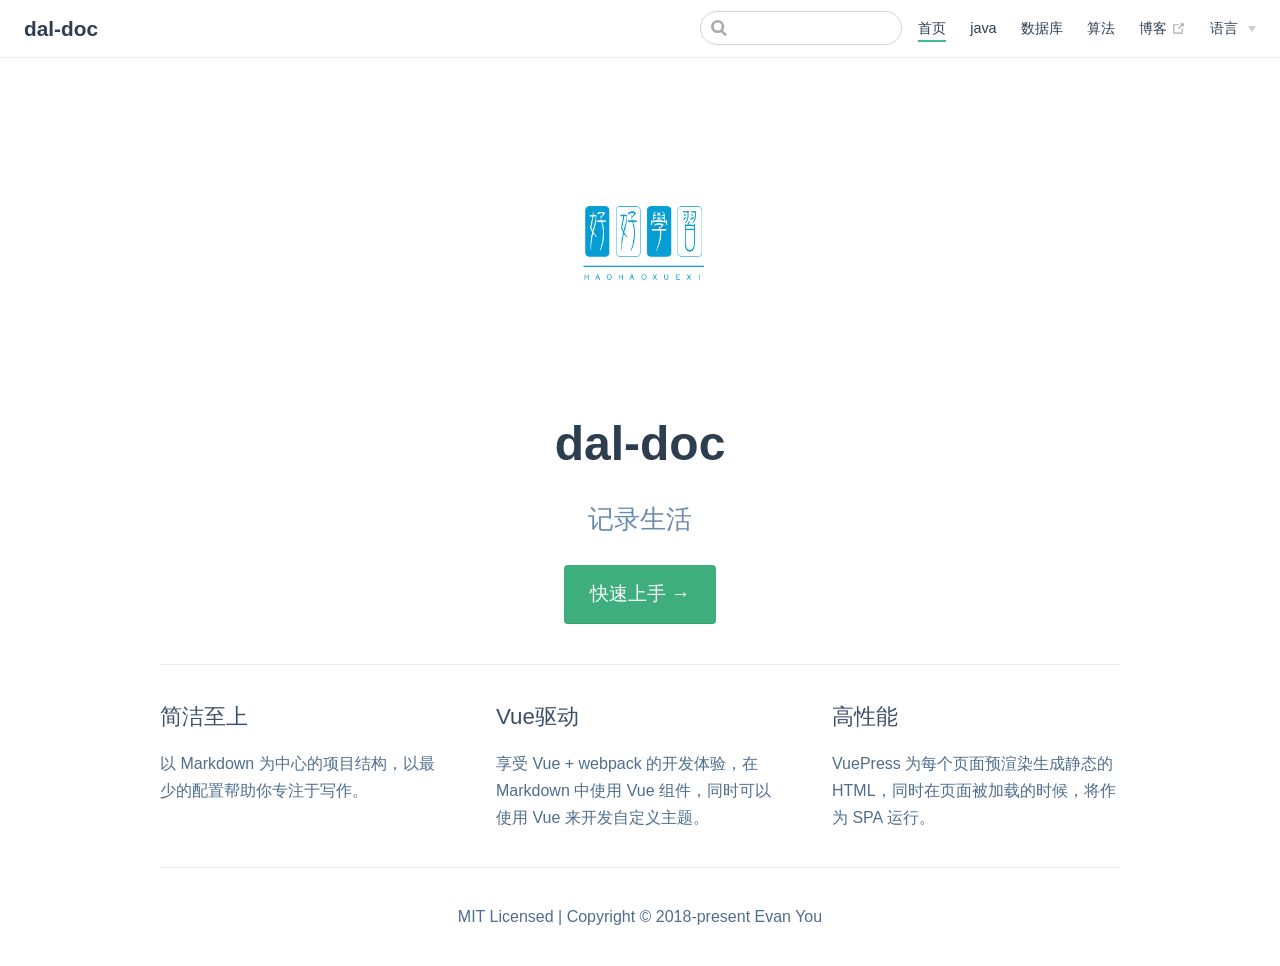
<file: index.html>
<!DOCTYPE html>
<html lang="en-US">
  <head>
    <meta charset="utf-8">
    <meta name="viewport" content="width=device-width,initial-scale=1">
    <title>dal-doc</title>
    <meta name="generator" content="VuePress 1.9.7">
    <link rel="icon" href="/favicon.ico">
    <meta name="description" content="记录生活">
    
    <link rel="preload" href="/assets/css/0.styles.e1700646.css" as="style"><link rel="preload" href="/assets/js/app.4a2d9594.js" as="script"><link rel="preload" href="/assets/js/2.b723e7b1.js" as="script"><link rel="preload" href="/assets/js/7.6ef38051.js" as="script"><link rel="prefetch" href="/assets/js/10.53d6a392.js"><link rel="prefetch" href="/assets/js/11.bb129914.js"><link rel="prefetch" href="/assets/js/12.075507c0.js"><link rel="prefetch" href="/assets/js/13.79d5632a.js"><link rel="prefetch" href="/assets/js/14.854b4683.js"><link rel="prefetch" href="/assets/js/15.b35fe5ec.js"><link rel="prefetch" href="/assets/js/16.e2046cca.js"><link rel="prefetch" href="/assets/js/17.4043a677.js"><link rel="prefetch" href="/assets/js/18.b5044167.js"><link rel="prefetch" href="/assets/js/19.344e1360.js"><link rel="prefetch" href="/assets/js/20.72c9bf00.js"><link rel="prefetch" href="/assets/js/21.9471a755.js"><link rel="prefetch" href="/assets/js/22.cb660acb.js"><link rel="prefetch" href="/assets/js/23.d97c70a3.js"><link rel="prefetch" href="/assets/js/3.536d2a59.js"><link rel="prefetch" href="/assets/js/4.f3745c7c.js"><link rel="prefetch" href="/assets/js/5.152b690a.js"><link rel="prefetch" href="/assets/js/6.ccd3a674.js"><link rel="prefetch" href="/assets/js/8.47bf155e.js"><link rel="prefetch" href="/assets/js/9.0c4cd143.js">
    <link rel="stylesheet" href="/assets/css/0.styles.e1700646.css">
  </head>
  <body>
    <div id="app" data-server-rendered="true"><div class="theme-container no-sidebar"><header class="navbar"><div class="sidebar-button"><svg xmlns="http://www.w3.org/2000/svg" aria-hidden="true" role="img" viewBox="0 0 448 512" class="icon"><path fill="currentColor" d="M436 124H12c-6.627 0-12-5.373-12-12V80c0-6.627 5.373-12 12-12h424c6.627 0 12 5.373 12 12v32c0 6.627-5.373 12-12 12zm0 160H12c-6.627 0-12-5.373-12-12v-32c0-6.627 5.373-12 12-12h424c6.627 0 12 5.373 12 12v32c0 6.627-5.373 12-12 12zm0 160H12c-6.627 0-12-5.373-12-12v-32c0-6.627 5.373-12 12-12h424c6.627 0 12 5.373 12 12v32c0 6.627-5.373 12-12 12z"></path></svg></div> <a href="/" aria-current="page" class="home-link router-link-exact-active router-link-active"><!----> <span class="site-name">dal-doc</span></a> <div class="links"><div class="search-box"><input aria-label="Search" autocomplete="off" spellcheck="false" value=""> <!----></div> <nav class="nav-links can-hide"><div class="nav-item"><a href="/" aria-current="page" class="nav-link router-link-exact-active router-link-active">
  首页
</a></div><div class="nav-item"><a href="/java/" class="nav-link">
  java
</a></div><div class="nav-item"><a href="/database/" class="nav-link">
  数据库
</a></div><div class="nav-item"><a href="/alg/" class="nav-link">
  算法
</a></div><div class="nav-item"><a href="https://www.jiansys.work/" target="_blank" rel="noopener noreferrer" class="nav-link external">
  博客
  <span><svg xmlns="http://www.w3.org/2000/svg" aria-hidden="true" focusable="false" x="0px" y="0px" viewBox="0 0 100 100" width="15" height="15" class="icon outbound"><path fill="currentColor" d="M18.8,85.1h56l0,0c2.2,0,4-1.8,4-4v-32h-8v28h-48v-48h28v-8h-32l0,0c-2.2,0-4,1.8-4,4v56C14.8,83.3,16.6,85.1,18.8,85.1z"></path> <polygon fill="currentColor" points="45.7,48.7 51.3,54.3 77.2,28.5 77.2,37.2 85.2,37.2 85.2,14.9 62.8,14.9 62.8,22.9 71.5,22.9"></polygon></svg> <span class="sr-only">(opens new window)</span></span></a></div><div class="nav-item"><div class="dropdown-wrapper"><button type="button" aria-label="Language Menu" class="dropdown-title"><span class="title">语言</span> <span class="arrow down"></span></button> <button type="button" aria-label="Language Menu" class="mobile-dropdown-title"><span class="title">语言</span> <span class="arrow right"></span></button> <ul class="nav-dropdown" style="display:none;"><li class="dropdown-item"><!----> <a href="http://www.baidu.com" target="_blank" rel="noopener noreferrer" class="nav-link external">
  中文
  <span><svg xmlns="http://www.w3.org/2000/svg" aria-hidden="true" focusable="false" x="0px" y="0px" viewBox="0 0 100 100" width="15" height="15" class="icon outbound"><path fill="currentColor" d="M18.8,85.1h56l0,0c2.2,0,4-1.8,4-4v-32h-8v28h-48v-48h28v-8h-32l0,0c-2.2,0-4,1.8-4,4v56C14.8,83.3,16.6,85.1,18.8,85.1z"></path> <polygon fill="currentColor" points="45.7,48.7 51.3,54.3 77.2,28.5 77.2,37.2 85.2,37.2 85.2,14.9 62.8,14.9 62.8,22.9 71.5,22.9"></polygon></svg> <span class="sr-only">(opens new window)</span></span></a></li><li class="dropdown-item"><!----> <a href="http://www.baidu.com" target="_blank" rel="noopener noreferrer" class="nav-link external">
  英文
  <span><svg xmlns="http://www.w3.org/2000/svg" aria-hidden="true" focusable="false" x="0px" y="0px" viewBox="0 0 100 100" width="15" height="15" class="icon outbound"><path fill="currentColor" d="M18.8,85.1h56l0,0c2.2,0,4-1.8,4-4v-32h-8v28h-48v-48h28v-8h-32l0,0c-2.2,0-4,1.8-4,4v56C14.8,83.3,16.6,85.1,18.8,85.1z"></path> <polygon fill="currentColor" points="45.7,48.7 51.3,54.3 77.2,28.5 77.2,37.2 85.2,37.2 85.2,14.9 62.8,14.9 62.8,22.9 71.5,22.9"></polygon></svg> <span class="sr-only">(opens new window)</span></span></a></li></ul></div></div> <!----></nav></div></header> <div class="sidebar-mask"></div> <aside class="sidebar"><nav class="nav-links"><div class="nav-item"><a href="/" aria-current="page" class="nav-link router-link-exact-active router-link-active">
  首页
</a></div><div class="nav-item"><a href="/java/" class="nav-link">
  java
</a></div><div class="nav-item"><a href="/database/" class="nav-link">
  数据库
</a></div><div class="nav-item"><a href="/alg/" class="nav-link">
  算法
</a></div><div class="nav-item"><a href="https://www.jiansys.work/" target="_blank" rel="noopener noreferrer" class="nav-link external">
  博客
  <span><svg xmlns="http://www.w3.org/2000/svg" aria-hidden="true" focusable="false" x="0px" y="0px" viewBox="0 0 100 100" width="15" height="15" class="icon outbound"><path fill="currentColor" d="M18.8,85.1h56l0,0c2.2,0,4-1.8,4-4v-32h-8v28h-48v-48h28v-8h-32l0,0c-2.2,0-4,1.8-4,4v56C14.8,83.3,16.6,85.1,18.8,85.1z"></path> <polygon fill="currentColor" points="45.7,48.7 51.3,54.3 77.2,28.5 77.2,37.2 85.2,37.2 85.2,14.9 62.8,14.9 62.8,22.9 71.5,22.9"></polygon></svg> <span class="sr-only">(opens new window)</span></span></a></div><div class="nav-item"><div class="dropdown-wrapper"><button type="button" aria-label="Language Menu" class="dropdown-title"><span class="title">语言</span> <span class="arrow down"></span></button> <button type="button" aria-label="Language Menu" class="mobile-dropdown-title"><span class="title">语言</span> <span class="arrow right"></span></button> <ul class="nav-dropdown" style="display:none;"><li class="dropdown-item"><!----> <a href="http://www.baidu.com" target="_blank" rel="noopener noreferrer" class="nav-link external">
  中文
  <span><svg xmlns="http://www.w3.org/2000/svg" aria-hidden="true" focusable="false" x="0px" y="0px" viewBox="0 0 100 100" width="15" height="15" class="icon outbound"><path fill="currentColor" d="M18.8,85.1h56l0,0c2.2,0,4-1.8,4-4v-32h-8v28h-48v-48h28v-8h-32l0,0c-2.2,0-4,1.8-4,4v56C14.8,83.3,16.6,85.1,18.8,85.1z"></path> <polygon fill="currentColor" points="45.7,48.7 51.3,54.3 77.2,28.5 77.2,37.2 85.2,37.2 85.2,14.9 62.8,14.9 62.8,22.9 71.5,22.9"></polygon></svg> <span class="sr-only">(opens new window)</span></span></a></li><li class="dropdown-item"><!----> <a href="http://www.baidu.com" target="_blank" rel="noopener noreferrer" class="nav-link external">
  英文
  <span><svg xmlns="http://www.w3.org/2000/svg" aria-hidden="true" focusable="false" x="0px" y="0px" viewBox="0 0 100 100" width="15" height="15" class="icon outbound"><path fill="currentColor" d="M18.8,85.1h56l0,0c2.2,0,4-1.8,4-4v-32h-8v28h-48v-48h28v-8h-32l0,0c-2.2,0-4,1.8-4,4v56C14.8,83.3,16.6,85.1,18.8,85.1z"></path> <polygon fill="currentColor" points="45.7,48.7 51.3,54.3 77.2,28.5 77.2,37.2 85.2,37.2 85.2,14.9 62.8,14.9 62.8,22.9 71.5,22.9"></polygon></svg> <span class="sr-only">(opens new window)</span></span></a></li></ul></div></div> <!----></nav>  <ul class="sidebar-links"><li><a href="/" aria-current="page" class="active sidebar-link">Home</a></li></ul> </aside> <main aria-labelledby="main-title" class="home"><header class="hero"><img src="/banner.png" alt="hero"> <h1 id="main-title">
      dal-doc
    </h1> <p class="description">
      记录生活
    </p> <p class="action"><a href="/java/" class="nav-link action-button">
  快速上手 →
</a></p></header> <div class="features"><div class="feature"><h2>简洁至上</h2> <p>以 Markdown 为中心的项目结构，以最少的配置帮助你专注于写作。</p></div><div class="feature"><h2>Vue驱动</h2> <p>享受 Vue + webpack 的开发体验，在 Markdown 中使用 Vue 组件，同时可以使用 Vue 来开发自定义主题。</p></div><div class="feature"><h2>高性能</h2> <p>VuePress 为每个页面预渲染生成静态的 HTML，同时在页面被加载的时候，将作为 SPA 运行。</p></div></div> <div class="theme-default-content custom content__default"></div> <div class="footer">
    MIT Licensed | Copyright © 2018-present Evan You
  </div></main></div><div class="global-ui"></div></div>
    <script src="/assets/js/app.4a2d9594.js" defer></script><script src="/assets/js/2.b723e7b1.js" defer></script><script src="/assets/js/7.6ef38051.js" defer></script>
  </body>
</html>
</file>
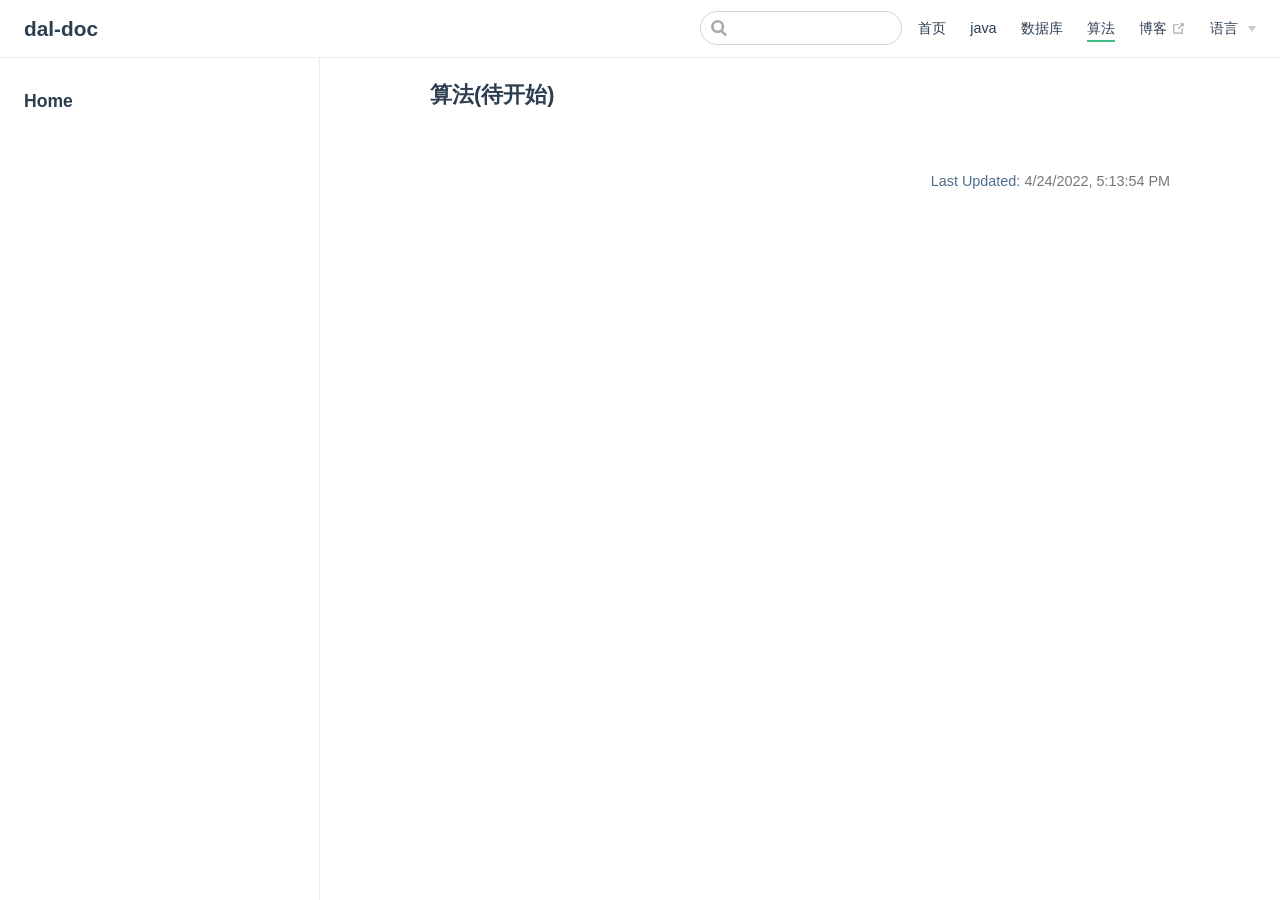
<file: alg/index.html>
<!DOCTYPE html>
<html lang="en-US">
  <head>
    <meta charset="utf-8">
    <meta name="viewport" content="width=device-width,initial-scale=1">
    <title>算法(待开始) | dal-doc</title>
    <meta name="generator" content="VuePress 1.9.7">
    <link rel="icon" href="/favicon.ico">
    <meta name="description" content="记录生活">
    
    <link rel="preload" href="/assets/css/0.styles.e1700646.css" as="style"><link rel="preload" href="/assets/js/app.4a2d9594.js" as="script"><link rel="preload" href="/assets/js/2.b723e7b1.js" as="script"><link rel="preload" href="/assets/js/10.53d6a392.js" as="script"><link rel="prefetch" href="/assets/js/11.bb129914.js"><link rel="prefetch" href="/assets/js/12.075507c0.js"><link rel="prefetch" href="/assets/js/13.79d5632a.js"><link rel="prefetch" href="/assets/js/14.854b4683.js"><link rel="prefetch" href="/assets/js/15.b35fe5ec.js"><link rel="prefetch" href="/assets/js/16.e2046cca.js"><link rel="prefetch" href="/assets/js/17.4043a677.js"><link rel="prefetch" href="/assets/js/18.b5044167.js"><link rel="prefetch" href="/assets/js/19.344e1360.js"><link rel="prefetch" href="/assets/js/20.72c9bf00.js"><link rel="prefetch" href="/assets/js/21.9471a755.js"><link rel="prefetch" href="/assets/js/22.cb660acb.js"><link rel="prefetch" href="/assets/js/23.d97c70a3.js"><link rel="prefetch" href="/assets/js/3.536d2a59.js"><link rel="prefetch" href="/assets/js/4.f3745c7c.js"><link rel="prefetch" href="/assets/js/5.152b690a.js"><link rel="prefetch" href="/assets/js/6.ccd3a674.js"><link rel="prefetch" href="/assets/js/7.6ef38051.js"><link rel="prefetch" href="/assets/js/8.47bf155e.js"><link rel="prefetch" href="/assets/js/9.0c4cd143.js">
    <link rel="stylesheet" href="/assets/css/0.styles.e1700646.css">
  </head>
  <body>
    <div id="app" data-server-rendered="true"><div class="theme-container"><header class="navbar"><div class="sidebar-button"><svg xmlns="http://www.w3.org/2000/svg" aria-hidden="true" role="img" viewBox="0 0 448 512" class="icon"><path fill="currentColor" d="M436 124H12c-6.627 0-12-5.373-12-12V80c0-6.627 5.373-12 12-12h424c6.627 0 12 5.373 12 12v32c0 6.627-5.373 12-12 12zm0 160H12c-6.627 0-12-5.373-12-12v-32c0-6.627 5.373-12 12-12h424c6.627 0 12 5.373 12 12v32c0 6.627-5.373 12-12 12zm0 160H12c-6.627 0-12-5.373-12-12v-32c0-6.627 5.373-12 12-12h424c6.627 0 12 5.373 12 12v32c0 6.627-5.373 12-12 12z"></path></svg></div> <a href="/" class="home-link router-link-active"><!----> <span class="site-name">dal-doc</span></a> <div class="links"><div class="search-box"><input aria-label="Search" autocomplete="off" spellcheck="false" value=""> <!----></div> <nav class="nav-links can-hide"><div class="nav-item"><a href="/" class="nav-link">
  首页
</a></div><div class="nav-item"><a href="/java/" class="nav-link">
  java
</a></div><div class="nav-item"><a href="/database/" class="nav-link">
  数据库
</a></div><div class="nav-item"><a href="/alg/" aria-current="page" class="nav-link router-link-exact-active router-link-active">
  算法
</a></div><div class="nav-item"><a href="https://www.jiansys.work/" target="_blank" rel="noopener noreferrer" class="nav-link external">
  博客
  <span><svg xmlns="http://www.w3.org/2000/svg" aria-hidden="true" focusable="false" x="0px" y="0px" viewBox="0 0 100 100" width="15" height="15" class="icon outbound"><path fill="currentColor" d="M18.8,85.1h56l0,0c2.2,0,4-1.8,4-4v-32h-8v28h-48v-48h28v-8h-32l0,0c-2.2,0-4,1.8-4,4v56C14.8,83.3,16.6,85.1,18.8,85.1z"></path> <polygon fill="currentColor" points="45.7,48.7 51.3,54.3 77.2,28.5 77.2,37.2 85.2,37.2 85.2,14.9 62.8,14.9 62.8,22.9 71.5,22.9"></polygon></svg> <span class="sr-only">(opens new window)</span></span></a></div><div class="nav-item"><div class="dropdown-wrapper"><button type="button" aria-label="Language Menu" class="dropdown-title"><span class="title">语言</span> <span class="arrow down"></span></button> <button type="button" aria-label="Language Menu" class="mobile-dropdown-title"><span class="title">语言</span> <span class="arrow right"></span></button> <ul class="nav-dropdown" style="display:none;"><li class="dropdown-item"><!----> <a href="http://www.baidu.com" target="_blank" rel="noopener noreferrer" class="nav-link external">
  中文
  <span><svg xmlns="http://www.w3.org/2000/svg" aria-hidden="true" focusable="false" x="0px" y="0px" viewBox="0 0 100 100" width="15" height="15" class="icon outbound"><path fill="currentColor" d="M18.8,85.1h56l0,0c2.2,0,4-1.8,4-4v-32h-8v28h-48v-48h28v-8h-32l0,0c-2.2,0-4,1.8-4,4v56C14.8,83.3,16.6,85.1,18.8,85.1z"></path> <polygon fill="currentColor" points="45.7,48.7 51.3,54.3 77.2,28.5 77.2,37.2 85.2,37.2 85.2,14.9 62.8,14.9 62.8,22.9 71.5,22.9"></polygon></svg> <span class="sr-only">(opens new window)</span></span></a></li><li class="dropdown-item"><!----> <a href="http://www.baidu.com" target="_blank" rel="noopener noreferrer" class="nav-link external">
  英文
  <span><svg xmlns="http://www.w3.org/2000/svg" aria-hidden="true" focusable="false" x="0px" y="0px" viewBox="0 0 100 100" width="15" height="15" class="icon outbound"><path fill="currentColor" d="M18.8,85.1h56l0,0c2.2,0,4-1.8,4-4v-32h-8v28h-48v-48h28v-8h-32l0,0c-2.2,0-4,1.8-4,4v56C14.8,83.3,16.6,85.1,18.8,85.1z"></path> <polygon fill="currentColor" points="45.7,48.7 51.3,54.3 77.2,28.5 77.2,37.2 85.2,37.2 85.2,14.9 62.8,14.9 62.8,22.9 71.5,22.9"></polygon></svg> <span class="sr-only">(opens new window)</span></span></a></li></ul></div></div> <!----></nav></div></header> <div class="sidebar-mask"></div> <aside class="sidebar"><nav class="nav-links"><div class="nav-item"><a href="/" class="nav-link">
  首页
</a></div><div class="nav-item"><a href="/java/" class="nav-link">
  java
</a></div><div class="nav-item"><a href="/database/" class="nav-link">
  数据库
</a></div><div class="nav-item"><a href="/alg/" aria-current="page" class="nav-link router-link-exact-active router-link-active">
  算法
</a></div><div class="nav-item"><a href="https://www.jiansys.work/" target="_blank" rel="noopener noreferrer" class="nav-link external">
  博客
  <span><svg xmlns="http://www.w3.org/2000/svg" aria-hidden="true" focusable="false" x="0px" y="0px" viewBox="0 0 100 100" width="15" height="15" class="icon outbound"><path fill="currentColor" d="M18.8,85.1h56l0,0c2.2,0,4-1.8,4-4v-32h-8v28h-48v-48h28v-8h-32l0,0c-2.2,0-4,1.8-4,4v56C14.8,83.3,16.6,85.1,18.8,85.1z"></path> <polygon fill="currentColor" points="45.7,48.7 51.3,54.3 77.2,28.5 77.2,37.2 85.2,37.2 85.2,14.9 62.8,14.9 62.8,22.9 71.5,22.9"></polygon></svg> <span class="sr-only">(opens new window)</span></span></a></div><div class="nav-item"><div class="dropdown-wrapper"><button type="button" aria-label="Language Menu" class="dropdown-title"><span class="title">语言</span> <span class="arrow down"></span></button> <button type="button" aria-label="Language Menu" class="mobile-dropdown-title"><span class="title">语言</span> <span class="arrow right"></span></button> <ul class="nav-dropdown" style="display:none;"><li class="dropdown-item"><!----> <a href="http://www.baidu.com" target="_blank" rel="noopener noreferrer" class="nav-link external">
  中文
  <span><svg xmlns="http://www.w3.org/2000/svg" aria-hidden="true" focusable="false" x="0px" y="0px" viewBox="0 0 100 100" width="15" height="15" class="icon outbound"><path fill="currentColor" d="M18.8,85.1h56l0,0c2.2,0,4-1.8,4-4v-32h-8v28h-48v-48h28v-8h-32l0,0c-2.2,0-4,1.8-4,4v56C14.8,83.3,16.6,85.1,18.8,85.1z"></path> <polygon fill="currentColor" points="45.7,48.7 51.3,54.3 77.2,28.5 77.2,37.2 85.2,37.2 85.2,14.9 62.8,14.9 62.8,22.9 71.5,22.9"></polygon></svg> <span class="sr-only">(opens new window)</span></span></a></li><li class="dropdown-item"><!----> <a href="http://www.baidu.com" target="_blank" rel="noopener noreferrer" class="nav-link external">
  英文
  <span><svg xmlns="http://www.w3.org/2000/svg" aria-hidden="true" focusable="false" x="0px" y="0px" viewBox="0 0 100 100" width="15" height="15" class="icon outbound"><path fill="currentColor" d="M18.8,85.1h56l0,0c2.2,0,4-1.8,4-4v-32h-8v28h-48v-48h28v-8h-32l0,0c-2.2,0-4,1.8-4,4v56C14.8,83.3,16.6,85.1,18.8,85.1z"></path> <polygon fill="currentColor" points="45.7,48.7 51.3,54.3 77.2,28.5 77.2,37.2 85.2,37.2 85.2,14.9 62.8,14.9 62.8,22.9 71.5,22.9"></polygon></svg> <span class="sr-only">(opens new window)</span></span></a></li></ul></div></div> <!----></nav>  <ul class="sidebar-links"><li><a href="/" aria-current="page" class="sidebar-link">Home</a></li></ul> </aside> <main class="page"> <div class="theme-default-content content__default"><h3 id="算法-待开始"><a href="#算法-待开始" class="header-anchor">#</a> 算法(待开始)</h3></div> <footer class="page-edit"><!----> <div class="last-updated"><span class="prefix">Last Updated:</span> <span class="time">4/24/2022, 5:13:54 PM</span></div></footer> <!----> </main></div><div class="global-ui"></div></div>
    <script src="/assets/js/app.4a2d9594.js" defer></script><script src="/assets/js/2.b723e7b1.js" defer></script><script src="/assets/js/10.53d6a392.js" defer></script>
  </body>
</html>
</file>
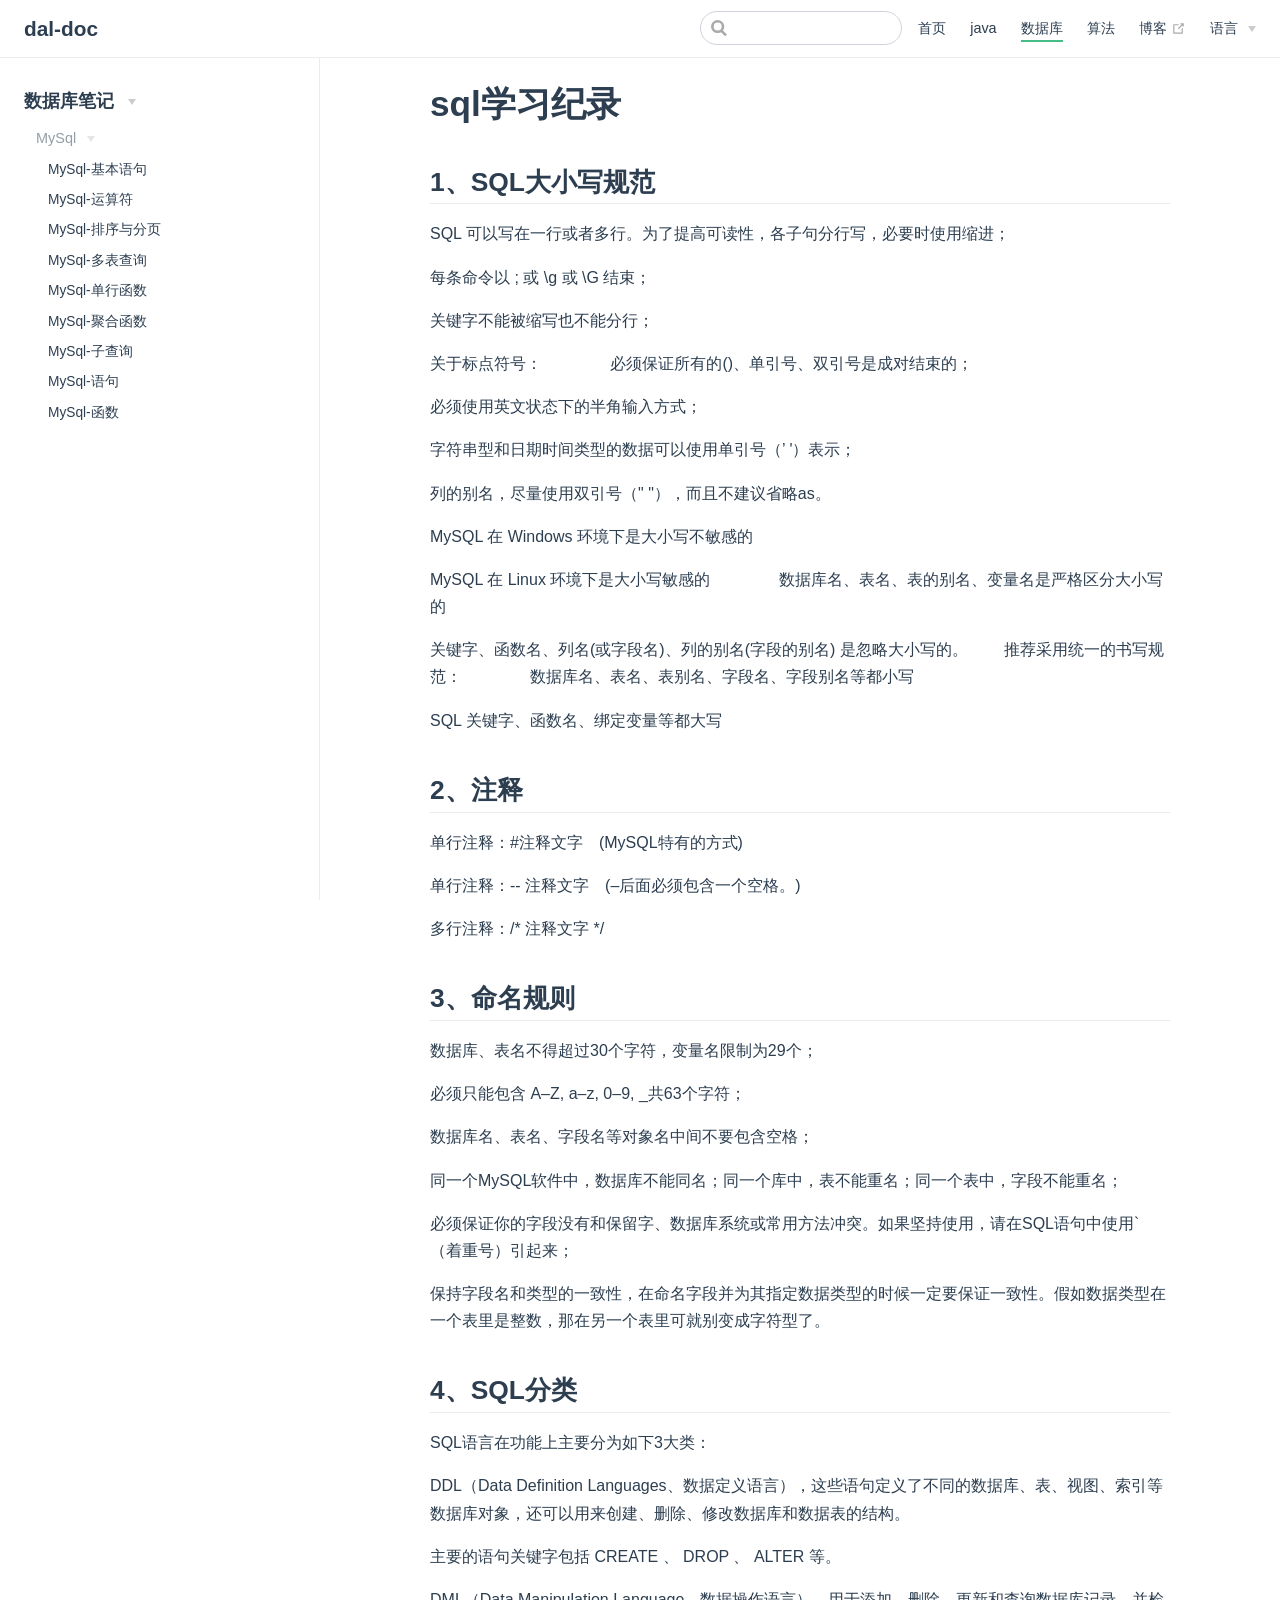
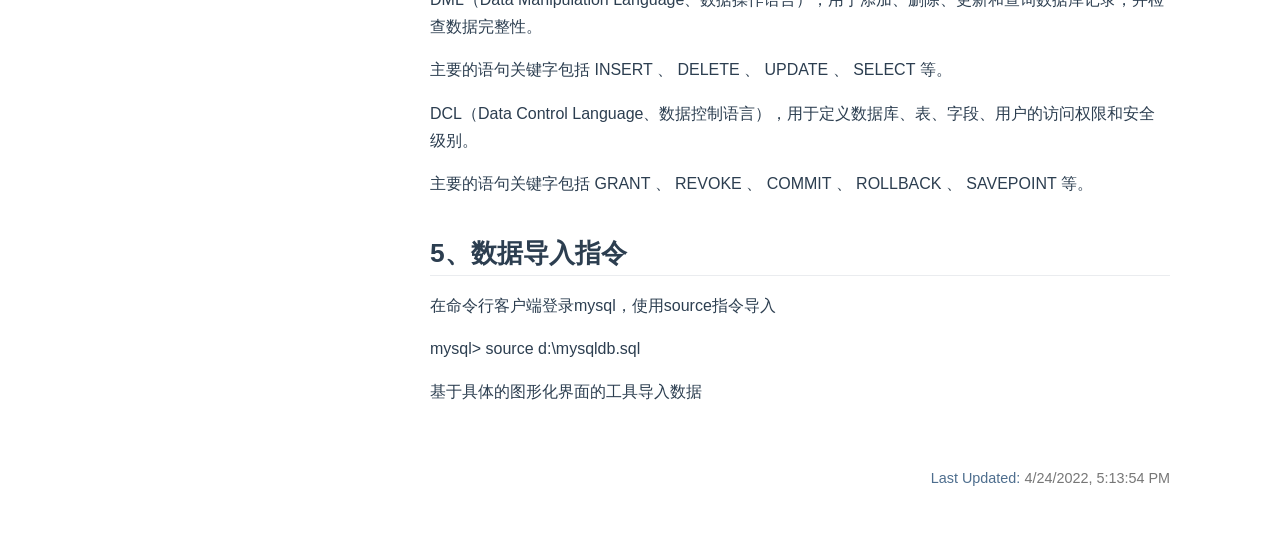
<file: database/index.html>
<!DOCTYPE html>
<html lang="en-US">
  <head>
    <meta charset="utf-8">
    <meta name="viewport" content="width=device-width,initial-scale=1">
    <title>sql学习纪录 | dal-doc</title>
    <meta name="generator" content="VuePress 1.9.7">
    <link rel="icon" href="/favicon.ico">
    <meta name="description" content="记录生活">
    
    <link rel="preload" href="/assets/css/0.styles.e1700646.css" as="style"><link rel="preload" href="/assets/js/app.4a2d9594.js" as="script"><link rel="preload" href="/assets/js/2.b723e7b1.js" as="script"><link rel="preload" href="/assets/js/12.075507c0.js" as="script"><link rel="prefetch" href="/assets/js/10.53d6a392.js"><link rel="prefetch" href="/assets/js/11.bb129914.js"><link rel="prefetch" href="/assets/js/13.79d5632a.js"><link rel="prefetch" href="/assets/js/14.854b4683.js"><link rel="prefetch" href="/assets/js/15.b35fe5ec.js"><link rel="prefetch" href="/assets/js/16.e2046cca.js"><link rel="prefetch" href="/assets/js/17.4043a677.js"><link rel="prefetch" href="/assets/js/18.b5044167.js"><link rel="prefetch" href="/assets/js/19.344e1360.js"><link rel="prefetch" href="/assets/js/20.72c9bf00.js"><link rel="prefetch" href="/assets/js/21.9471a755.js"><link rel="prefetch" href="/assets/js/22.cb660acb.js"><link rel="prefetch" href="/assets/js/23.d97c70a3.js"><link rel="prefetch" href="/assets/js/3.536d2a59.js"><link rel="prefetch" href="/assets/js/4.f3745c7c.js"><link rel="prefetch" href="/assets/js/5.152b690a.js"><link rel="prefetch" href="/assets/js/6.ccd3a674.js"><link rel="prefetch" href="/assets/js/7.6ef38051.js"><link rel="prefetch" href="/assets/js/8.47bf155e.js"><link rel="prefetch" href="/assets/js/9.0c4cd143.js">
    <link rel="stylesheet" href="/assets/css/0.styles.e1700646.css">
  </head>
  <body>
    <div id="app" data-server-rendered="true"><div class="theme-container"><header class="navbar"><div class="sidebar-button"><svg xmlns="http://www.w3.org/2000/svg" aria-hidden="true" role="img" viewBox="0 0 448 512" class="icon"><path fill="currentColor" d="M436 124H12c-6.627 0-12-5.373-12-12V80c0-6.627 5.373-12 12-12h424c6.627 0 12 5.373 12 12v32c0 6.627-5.373 12-12 12zm0 160H12c-6.627 0-12-5.373-12-12v-32c0-6.627 5.373-12 12-12h424c6.627 0 12 5.373 12 12v32c0 6.627-5.373 12-12 12zm0 160H12c-6.627 0-12-5.373-12-12v-32c0-6.627 5.373-12 12-12h424c6.627 0 12 5.373 12 12v32c0 6.627-5.373 12-12 12z"></path></svg></div> <a href="/" class="home-link router-link-active"><!----> <span class="site-name">dal-doc</span></a> <div class="links"><div class="search-box"><input aria-label="Search" autocomplete="off" spellcheck="false" value=""> <!----></div> <nav class="nav-links can-hide"><div class="nav-item"><a href="/" class="nav-link">
  首页
</a></div><div class="nav-item"><a href="/java/" class="nav-link">
  java
</a></div><div class="nav-item"><a href="/database/" aria-current="page" class="nav-link router-link-exact-active router-link-active">
  数据库
</a></div><div class="nav-item"><a href="/alg/" class="nav-link">
  算法
</a></div><div class="nav-item"><a href="https://www.jiansys.work/" target="_blank" rel="noopener noreferrer" class="nav-link external">
  博客
  <span><svg xmlns="http://www.w3.org/2000/svg" aria-hidden="true" focusable="false" x="0px" y="0px" viewBox="0 0 100 100" width="15" height="15" class="icon outbound"><path fill="currentColor" d="M18.8,85.1h56l0,0c2.2,0,4-1.8,4-4v-32h-8v28h-48v-48h28v-8h-32l0,0c-2.2,0-4,1.8-4,4v56C14.8,83.3,16.6,85.1,18.8,85.1z"></path> <polygon fill="currentColor" points="45.7,48.7 51.3,54.3 77.2,28.5 77.2,37.2 85.2,37.2 85.2,14.9 62.8,14.9 62.8,22.9 71.5,22.9"></polygon></svg> <span class="sr-only">(opens new window)</span></span></a></div><div class="nav-item"><div class="dropdown-wrapper"><button type="button" aria-label="Language Menu" class="dropdown-title"><span class="title">语言</span> <span class="arrow down"></span></button> <button type="button" aria-label="Language Menu" class="mobile-dropdown-title"><span class="title">语言</span> <span class="arrow right"></span></button> <ul class="nav-dropdown" style="display:none;"><li class="dropdown-item"><!----> <a href="http://www.baidu.com" target="_blank" rel="noopener noreferrer" class="nav-link external">
  中文
  <span><svg xmlns="http://www.w3.org/2000/svg" aria-hidden="true" focusable="false" x="0px" y="0px" viewBox="0 0 100 100" width="15" height="15" class="icon outbound"><path fill="currentColor" d="M18.8,85.1h56l0,0c2.2,0,4-1.8,4-4v-32h-8v28h-48v-48h28v-8h-32l0,0c-2.2,0-4,1.8-4,4v56C14.8,83.3,16.6,85.1,18.8,85.1z"></path> <polygon fill="currentColor" points="45.7,48.7 51.3,54.3 77.2,28.5 77.2,37.2 85.2,37.2 85.2,14.9 62.8,14.9 62.8,22.9 71.5,22.9"></polygon></svg> <span class="sr-only">(opens new window)</span></span></a></li><li class="dropdown-item"><!----> <a href="http://www.baidu.com" target="_blank" rel="noopener noreferrer" class="nav-link external">
  英文
  <span><svg xmlns="http://www.w3.org/2000/svg" aria-hidden="true" focusable="false" x="0px" y="0px" viewBox="0 0 100 100" width="15" height="15" class="icon outbound"><path fill="currentColor" d="M18.8,85.1h56l0,0c2.2,0,4-1.8,4-4v-32h-8v28h-48v-48h28v-8h-32l0,0c-2.2,0-4,1.8-4,4v56C14.8,83.3,16.6,85.1,18.8,85.1z"></path> <polygon fill="currentColor" points="45.7,48.7 51.3,54.3 77.2,28.5 77.2,37.2 85.2,37.2 85.2,14.9 62.8,14.9 62.8,22.9 71.5,22.9"></polygon></svg> <span class="sr-only">(opens new window)</span></span></a></li></ul></div></div> <!----></nav></div></header> <div class="sidebar-mask"></div> <aside class="sidebar"><nav class="nav-links"><div class="nav-item"><a href="/" class="nav-link">
  首页
</a></div><div class="nav-item"><a href="/java/" class="nav-link">
  java
</a></div><div class="nav-item"><a href="/database/" aria-current="page" class="nav-link router-link-exact-active router-link-active">
  数据库
</a></div><div class="nav-item"><a href="/alg/" class="nav-link">
  算法
</a></div><div class="nav-item"><a href="https://www.jiansys.work/" target="_blank" rel="noopener noreferrer" class="nav-link external">
  博客
  <span><svg xmlns="http://www.w3.org/2000/svg" aria-hidden="true" focusable="false" x="0px" y="0px" viewBox="0 0 100 100" width="15" height="15" class="icon outbound"><path fill="currentColor" d="M18.8,85.1h56l0,0c2.2,0,4-1.8,4-4v-32h-8v28h-48v-48h28v-8h-32l0,0c-2.2,0-4,1.8-4,4v56C14.8,83.3,16.6,85.1,18.8,85.1z"></path> <polygon fill="currentColor" points="45.7,48.7 51.3,54.3 77.2,28.5 77.2,37.2 85.2,37.2 85.2,14.9 62.8,14.9 62.8,22.9 71.5,22.9"></polygon></svg> <span class="sr-only">(opens new window)</span></span></a></div><div class="nav-item"><div class="dropdown-wrapper"><button type="button" aria-label="Language Menu" class="dropdown-title"><span class="title">语言</span> <span class="arrow down"></span></button> <button type="button" aria-label="Language Menu" class="mobile-dropdown-title"><span class="title">语言</span> <span class="arrow right"></span></button> <ul class="nav-dropdown" style="display:none;"><li class="dropdown-item"><!----> <a href="http://www.baidu.com" target="_blank" rel="noopener noreferrer" class="nav-link external">
  中文
  <span><svg xmlns="http://www.w3.org/2000/svg" aria-hidden="true" focusable="false" x="0px" y="0px" viewBox="0 0 100 100" width="15" height="15" class="icon outbound"><path fill="currentColor" d="M18.8,85.1h56l0,0c2.2,0,4-1.8,4-4v-32h-8v28h-48v-48h28v-8h-32l0,0c-2.2,0-4,1.8-4,4v56C14.8,83.3,16.6,85.1,18.8,85.1z"></path> <polygon fill="currentColor" points="45.7,48.7 51.3,54.3 77.2,28.5 77.2,37.2 85.2,37.2 85.2,14.9 62.8,14.9 62.8,22.9 71.5,22.9"></polygon></svg> <span class="sr-only">(opens new window)</span></span></a></li><li class="dropdown-item"><!----> <a href="http://www.baidu.com" target="_blank" rel="noopener noreferrer" class="nav-link external">
  英文
  <span><svg xmlns="http://www.w3.org/2000/svg" aria-hidden="true" focusable="false" x="0px" y="0px" viewBox="0 0 100 100" width="15" height="15" class="icon outbound"><path fill="currentColor" d="M18.8,85.1h56l0,0c2.2,0,4-1.8,4-4v-32h-8v28h-48v-48h28v-8h-32l0,0c-2.2,0-4,1.8-4,4v56C14.8,83.3,16.6,85.1,18.8,85.1z"></path> <polygon fill="currentColor" points="45.7,48.7 51.3,54.3 77.2,28.5 77.2,37.2 85.2,37.2 85.2,14.9 62.8,14.9 62.8,22.9 71.5,22.9"></polygon></svg> <span class="sr-only">(opens new window)</span></span></a></li></ul></div></div> <!----></nav>  <ul class="sidebar-links"><li><section class="sidebar-group collapsable depth-0"><p class="sidebar-heading open"><span>数据库笔记</span> <span class="arrow down"></span></p> <ul class="sidebar-links sidebar-group-items"><li><section class="sidebar-group collapsable is-sub-group depth-1"><p class="sidebar-heading open"><span>MySql</span> <span class="arrow down"></span></p> <ul class="sidebar-links sidebar-group-items"><li><a href="/database/mysql/basis.html" class="sidebar-link">MySql-基本语句</a></li><li><a href="/database/mysql/operator.html" class="sidebar-link">MySql-运算符</a></li><li><a href="/database/mysql/sort-paging.html" class="sidebar-link">MySql-排序与分页</a></li><li><a href="/database/mysql/moretable.html" class="sidebar-link">MySql-多表查询</a></li><li><a href="/database/mysql/single-function.html" class="sidebar-link">MySql-单行函数</a></li><li><a href="/database/mysql/aggregation-function.html" class="sidebar-link">MySql-聚合函数</a></li><li><a href="/database/mysql/subquery.html" class="sidebar-link">MySql-子查询</a></li><li><a href="/database/mysql/statement.html" class="sidebar-link">MySql-语句</a></li><li><a href="/database/mysql/function.html" class="sidebar-link">MySql-函数</a></li></ul></section></li></ul></section></li></ul> </aside> <main class="page"> <div class="theme-default-content content__default"><h1 id="sql学习纪录"><a href="#sql学习纪录" class="header-anchor">#</a> sql学习纪录</h1> <h2 id="_1、sql大小写规范"><a href="#_1、sql大小写规范" class="header-anchor">#</a> 1、SQL大小写规范</h2> <p>SQL 可以写在一行或者多行。为了提高可读性，各子句分行写，必要时使用缩进；</p> <p>每条命令以 ; 或 \g 或 \G 结束；</p> <p>关键字不能被缩写也不能分行；</p> <p>关于标点符号：     必须保证所有的()、单引号、双引号是成对结束的；</p> <p>必须使用英文状态下的半角输入方式；</p> <p>字符串型和日期时间类型的数据可以使用单引号（’ '）表示；</p> <p>列的别名，尽量使用双引号（&quot; &quot;），而且不建议省略as。</p> <p>MySQL 在 Windows 环境下是大小写不敏感的</p> <p>MySQL 在 Linux 环境下是大小写敏感的     数据库名、表名、表的别名、变量名是严格区分大小写的</p> <p>关键字、函数名、列名(或字段名)、列的别名(字段的别名) 是忽略大小写的。   推荐采用统一的书写规范：     数据库名、表名、表别名、字段名、字段别名等都小写</p> <p>SQL 关键字、函数名、绑定变量等都大写</p> <h2 id="_2、注释"><a href="#_2、注释" class="header-anchor">#</a> 2、注释</h2> <p>单行注释：#注释文字 (MySQL特有的方式)</p> <p>单行注释：-- 注释文字 (–后面必须包含一个空格。)</p> <p>多行注释：/* 注释文字 */</p> <h2 id="_3、命名规则"><a href="#_3、命名规则" class="header-anchor">#</a> 3、命名规则</h2> <p>数据库、表名不得超过30个字符，变量名限制为29个；</p> <p>必须只能包含 A–Z, a–z, 0–9, _共63个字符；</p> <p>数据库名、表名、字段名等对象名中间不要包含空格；</p> <p>同一个MySQL软件中，数据库不能同名；同一个库中，表不能重名；同一个表中，字段不能重名；</p> <p>必须保证你的字段没有和保留字、数据库系统或常用方法冲突。如果坚持使用，请在SQL语句中使用`（着重号）引起来；</p> <p>保持字段名和类型的一致性，在命名字段并为其指定数据类型的时候一定要保证一致性。假如数据类型在一个表里是整数，那在另一个表里可就别变成字符型了。</p> <h2 id="_4、sql分类"><a href="#_4、sql分类" class="header-anchor">#</a> 4、SQL分类</h2> <p>SQL语言在功能上主要分为如下3大类：</p> <p>DDL（Data Definition Languages、数据定义语言），这些语句定义了不同的数据库、表、视图、索引等数据库对象，还可以用来创建、删除、修改数据库和数据表的结构。</p> <p>主要的语句关键字包括 CREATE 、 DROP 、 ALTER 等。</p> <p>DML（Data Manipulation Language、数据操作语言），用于添加、删除、更新和查询数据库记录，并检查数据完整性。</p> <p>主要的语句关键字包括 INSERT 、 DELETE 、 UPDATE 、 SELECT 等。</p> <p>DCL（Data Control Language、数据控制语言），用于定义数据库、表、字段、用户的访问权限和安全级别。</p> <p>主要的语句关键字包括 GRANT 、 REVOKE 、 COMMIT 、 ROLLBACK 、 SAVEPOINT 等。</p> <h2 id="_5、数据导入指令"><a href="#_5、数据导入指令" class="header-anchor">#</a> 5、数据导入指令</h2> <p>在命令行客户端登录mysql，使用source指令导入</p> <p>mysql&gt; source d:\mysqldb.sql</p> <p>基于具体的图形化界面的工具导入数据</p></div> <footer class="page-edit"><!----> <div class="last-updated"><span class="prefix">Last Updated:</span> <span class="time">4/24/2022, 5:13:54 PM</span></div></footer> <!----> </main></div><div class="global-ui"></div></div>
    <script src="/assets/js/app.4a2d9594.js" defer></script><script src="/assets/js/2.b723e7b1.js" defer></script><script src="/assets/js/12.075507c0.js" defer></script>
  </body>
</html>
</file>
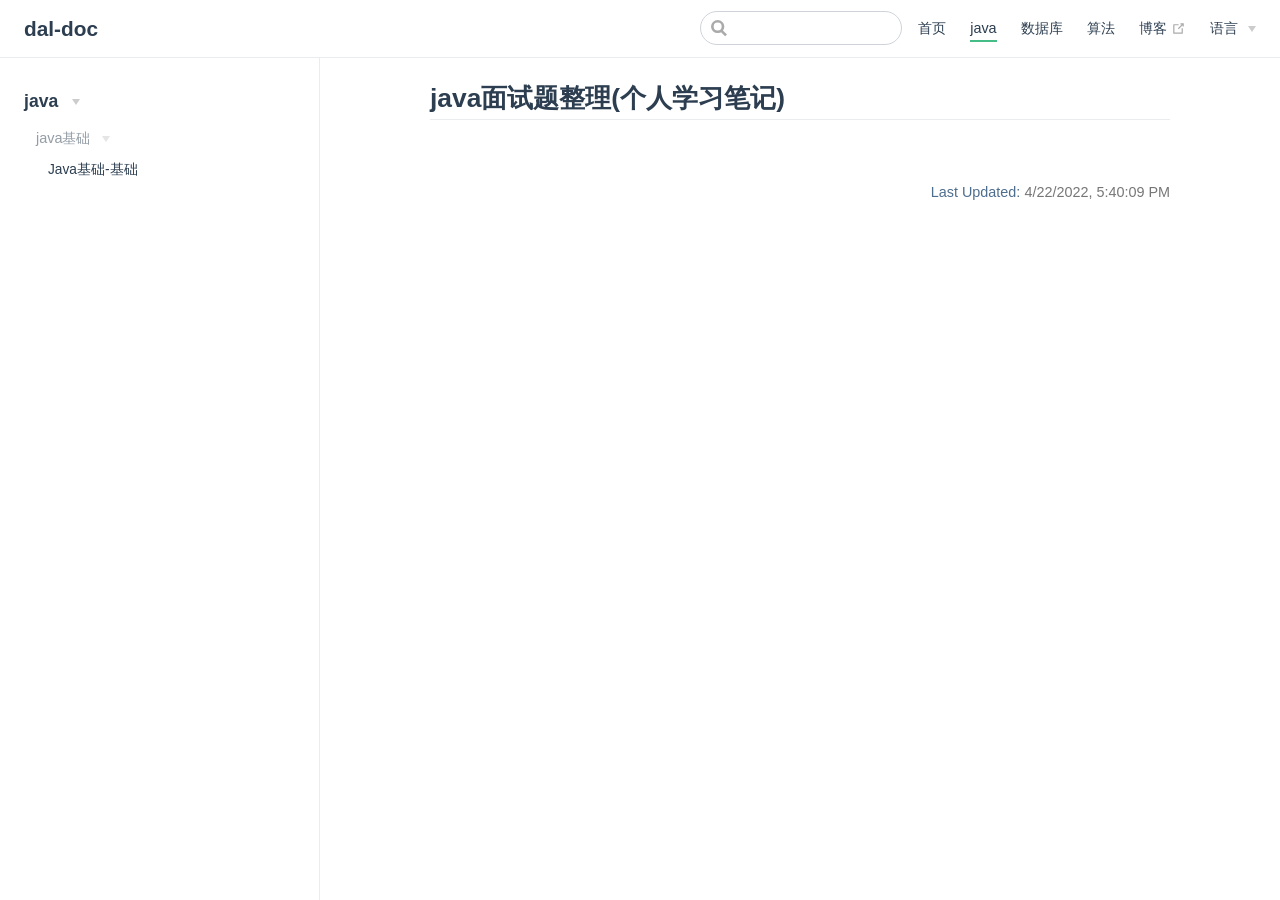
<file: java/index.html>
<!DOCTYPE html>
<html lang="en-US">
  <head>
    <meta charset="utf-8">
    <meta name="viewport" content="width=device-width,initial-scale=1">
    <title>java面试题整理(个人学习笔记) | dal-doc</title>
    <meta name="generator" content="VuePress 1.9.7">
    <link rel="icon" href="/favicon.ico">
    <meta name="description" content="记录生活">
    
    <link rel="preload" href="/assets/css/0.styles.e1700646.css" as="style"><link rel="preload" href="/assets/js/app.4a2d9594.js" as="script"><link rel="preload" href="/assets/js/2.b723e7b1.js" as="script"><link rel="preload" href="/assets/js/22.cb660acb.js" as="script"><link rel="prefetch" href="/assets/js/10.53d6a392.js"><link rel="prefetch" href="/assets/js/11.bb129914.js"><link rel="prefetch" href="/assets/js/12.075507c0.js"><link rel="prefetch" href="/assets/js/13.79d5632a.js"><link rel="prefetch" href="/assets/js/14.854b4683.js"><link rel="prefetch" href="/assets/js/15.b35fe5ec.js"><link rel="prefetch" href="/assets/js/16.e2046cca.js"><link rel="prefetch" href="/assets/js/17.4043a677.js"><link rel="prefetch" href="/assets/js/18.b5044167.js"><link rel="prefetch" href="/assets/js/19.344e1360.js"><link rel="prefetch" href="/assets/js/20.72c9bf00.js"><link rel="prefetch" href="/assets/js/21.9471a755.js"><link rel="prefetch" href="/assets/js/23.d97c70a3.js"><link rel="prefetch" href="/assets/js/3.536d2a59.js"><link rel="prefetch" href="/assets/js/4.f3745c7c.js"><link rel="prefetch" href="/assets/js/5.152b690a.js"><link rel="prefetch" href="/assets/js/6.ccd3a674.js"><link rel="prefetch" href="/assets/js/7.6ef38051.js"><link rel="prefetch" href="/assets/js/8.47bf155e.js"><link rel="prefetch" href="/assets/js/9.0c4cd143.js">
    <link rel="stylesheet" href="/assets/css/0.styles.e1700646.css">
  </head>
  <body>
    <div id="app" data-server-rendered="true"><div class="theme-container"><header class="navbar"><div class="sidebar-button"><svg xmlns="http://www.w3.org/2000/svg" aria-hidden="true" role="img" viewBox="0 0 448 512" class="icon"><path fill="currentColor" d="M436 124H12c-6.627 0-12-5.373-12-12V80c0-6.627 5.373-12 12-12h424c6.627 0 12 5.373 12 12v32c0 6.627-5.373 12-12 12zm0 160H12c-6.627 0-12-5.373-12-12v-32c0-6.627 5.373-12 12-12h424c6.627 0 12 5.373 12 12v32c0 6.627-5.373 12-12 12zm0 160H12c-6.627 0-12-5.373-12-12v-32c0-6.627 5.373-12 12-12h424c6.627 0 12 5.373 12 12v32c0 6.627-5.373 12-12 12z"></path></svg></div> <a href="/" class="home-link router-link-active"><!----> <span class="site-name">dal-doc</span></a> <div class="links"><div class="search-box"><input aria-label="Search" autocomplete="off" spellcheck="false" value=""> <!----></div> <nav class="nav-links can-hide"><div class="nav-item"><a href="/" class="nav-link">
  首页
</a></div><div class="nav-item"><a href="/java/" aria-current="page" class="nav-link router-link-exact-active router-link-active">
  java
</a></div><div class="nav-item"><a href="/database/" class="nav-link">
  数据库
</a></div><div class="nav-item"><a href="/alg/" class="nav-link">
  算法
</a></div><div class="nav-item"><a href="https://www.jiansys.work/" target="_blank" rel="noopener noreferrer" class="nav-link external">
  博客
  <span><svg xmlns="http://www.w3.org/2000/svg" aria-hidden="true" focusable="false" x="0px" y="0px" viewBox="0 0 100 100" width="15" height="15" class="icon outbound"><path fill="currentColor" d="M18.8,85.1h56l0,0c2.2,0,4-1.8,4-4v-32h-8v28h-48v-48h28v-8h-32l0,0c-2.2,0-4,1.8-4,4v56C14.8,83.3,16.6,85.1,18.8,85.1z"></path> <polygon fill="currentColor" points="45.7,48.7 51.3,54.3 77.2,28.5 77.2,37.2 85.2,37.2 85.2,14.9 62.8,14.9 62.8,22.9 71.5,22.9"></polygon></svg> <span class="sr-only">(opens new window)</span></span></a></div><div class="nav-item"><div class="dropdown-wrapper"><button type="button" aria-label="Language Menu" class="dropdown-title"><span class="title">语言</span> <span class="arrow down"></span></button> <button type="button" aria-label="Language Menu" class="mobile-dropdown-title"><span class="title">语言</span> <span class="arrow right"></span></button> <ul class="nav-dropdown" style="display:none;"><li class="dropdown-item"><!----> <a href="http://www.baidu.com" target="_blank" rel="noopener noreferrer" class="nav-link external">
  中文
  <span><svg xmlns="http://www.w3.org/2000/svg" aria-hidden="true" focusable="false" x="0px" y="0px" viewBox="0 0 100 100" width="15" height="15" class="icon outbound"><path fill="currentColor" d="M18.8,85.1h56l0,0c2.2,0,4-1.8,4-4v-32h-8v28h-48v-48h28v-8h-32l0,0c-2.2,0-4,1.8-4,4v56C14.8,83.3,16.6,85.1,18.8,85.1z"></path> <polygon fill="currentColor" points="45.7,48.7 51.3,54.3 77.2,28.5 77.2,37.2 85.2,37.2 85.2,14.9 62.8,14.9 62.8,22.9 71.5,22.9"></polygon></svg> <span class="sr-only">(opens new window)</span></span></a></li><li class="dropdown-item"><!----> <a href="http://www.baidu.com" target="_blank" rel="noopener noreferrer" class="nav-link external">
  英文
  <span><svg xmlns="http://www.w3.org/2000/svg" aria-hidden="true" focusable="false" x="0px" y="0px" viewBox="0 0 100 100" width="15" height="15" class="icon outbound"><path fill="currentColor" d="M18.8,85.1h56l0,0c2.2,0,4-1.8,4-4v-32h-8v28h-48v-48h28v-8h-32l0,0c-2.2,0-4,1.8-4,4v56C14.8,83.3,16.6,85.1,18.8,85.1z"></path> <polygon fill="currentColor" points="45.7,48.7 51.3,54.3 77.2,28.5 77.2,37.2 85.2,37.2 85.2,14.9 62.8,14.9 62.8,22.9 71.5,22.9"></polygon></svg> <span class="sr-only">(opens new window)</span></span></a></li></ul></div></div> <!----></nav></div></header> <div class="sidebar-mask"></div> <aside class="sidebar"><nav class="nav-links"><div class="nav-item"><a href="/" class="nav-link">
  首页
</a></div><div class="nav-item"><a href="/java/" aria-current="page" class="nav-link router-link-exact-active router-link-active">
  java
</a></div><div class="nav-item"><a href="/database/" class="nav-link">
  数据库
</a></div><div class="nav-item"><a href="/alg/" class="nav-link">
  算法
</a></div><div class="nav-item"><a href="https://www.jiansys.work/" target="_blank" rel="noopener noreferrer" class="nav-link external">
  博客
  <span><svg xmlns="http://www.w3.org/2000/svg" aria-hidden="true" focusable="false" x="0px" y="0px" viewBox="0 0 100 100" width="15" height="15" class="icon outbound"><path fill="currentColor" d="M18.8,85.1h56l0,0c2.2,0,4-1.8,4-4v-32h-8v28h-48v-48h28v-8h-32l0,0c-2.2,0-4,1.8-4,4v56C14.8,83.3,16.6,85.1,18.8,85.1z"></path> <polygon fill="currentColor" points="45.7,48.7 51.3,54.3 77.2,28.5 77.2,37.2 85.2,37.2 85.2,14.9 62.8,14.9 62.8,22.9 71.5,22.9"></polygon></svg> <span class="sr-only">(opens new window)</span></span></a></div><div class="nav-item"><div class="dropdown-wrapper"><button type="button" aria-label="Language Menu" class="dropdown-title"><span class="title">语言</span> <span class="arrow down"></span></button> <button type="button" aria-label="Language Menu" class="mobile-dropdown-title"><span class="title">语言</span> <span class="arrow right"></span></button> <ul class="nav-dropdown" style="display:none;"><li class="dropdown-item"><!----> <a href="http://www.baidu.com" target="_blank" rel="noopener noreferrer" class="nav-link external">
  中文
  <span><svg xmlns="http://www.w3.org/2000/svg" aria-hidden="true" focusable="false" x="0px" y="0px" viewBox="0 0 100 100" width="15" height="15" class="icon outbound"><path fill="currentColor" d="M18.8,85.1h56l0,0c2.2,0,4-1.8,4-4v-32h-8v28h-48v-48h28v-8h-32l0,0c-2.2,0-4,1.8-4,4v56C14.8,83.3,16.6,85.1,18.8,85.1z"></path> <polygon fill="currentColor" points="45.7,48.7 51.3,54.3 77.2,28.5 77.2,37.2 85.2,37.2 85.2,14.9 62.8,14.9 62.8,22.9 71.5,22.9"></polygon></svg> <span class="sr-only">(opens new window)</span></span></a></li><li class="dropdown-item"><!----> <a href="http://www.baidu.com" target="_blank" rel="noopener noreferrer" class="nav-link external">
  英文
  <span><svg xmlns="http://www.w3.org/2000/svg" aria-hidden="true" focusable="false" x="0px" y="0px" viewBox="0 0 100 100" width="15" height="15" class="icon outbound"><path fill="currentColor" d="M18.8,85.1h56l0,0c2.2,0,4-1.8,4-4v-32h-8v28h-48v-48h28v-8h-32l0,0c-2.2,0-4,1.8-4,4v56C14.8,83.3,16.6,85.1,18.8,85.1z"></path> <polygon fill="currentColor" points="45.7,48.7 51.3,54.3 77.2,28.5 77.2,37.2 85.2,37.2 85.2,14.9 62.8,14.9 62.8,22.9 71.5,22.9"></polygon></svg> <span class="sr-only">(opens new window)</span></span></a></li></ul></div></div> <!----></nav>  <ul class="sidebar-links"><li><section class="sidebar-group collapsable depth-0"><p class="sidebar-heading open"><span>java</span> <span class="arrow down"></span></p> <ul class="sidebar-links sidebar-group-items"><li><section class="sidebar-group collapsable is-sub-group depth-1"><p class="sidebar-heading open"><span>java基础</span> <span class="arrow down"></span></p> <ul class="sidebar-links sidebar-group-items"><li><a href="/java/basic/basic.html" class="sidebar-link">Java基础-基础</a></li></ul></section></li></ul></section></li></ul> </aside> <main class="page"> <div class="theme-default-content content__default"><h2 id="java面试题整理-个人学习笔记"><a href="#java面试题整理-个人学习笔记" class="header-anchor">#</a> java面试题整理(个人学习笔记)</h2></div> <footer class="page-edit"><!----> <div class="last-updated"><span class="prefix">Last Updated:</span> <span class="time">4/22/2022, 5:40:09 PM</span></div></footer> <!----> </main></div><div class="global-ui"></div></div>
    <script src="/assets/js/app.4a2d9594.js" defer></script><script src="/assets/js/2.b723e7b1.js" defer></script><script src="/assets/js/22.cb660acb.js" defer></script>
  </body>
</html>
</file>
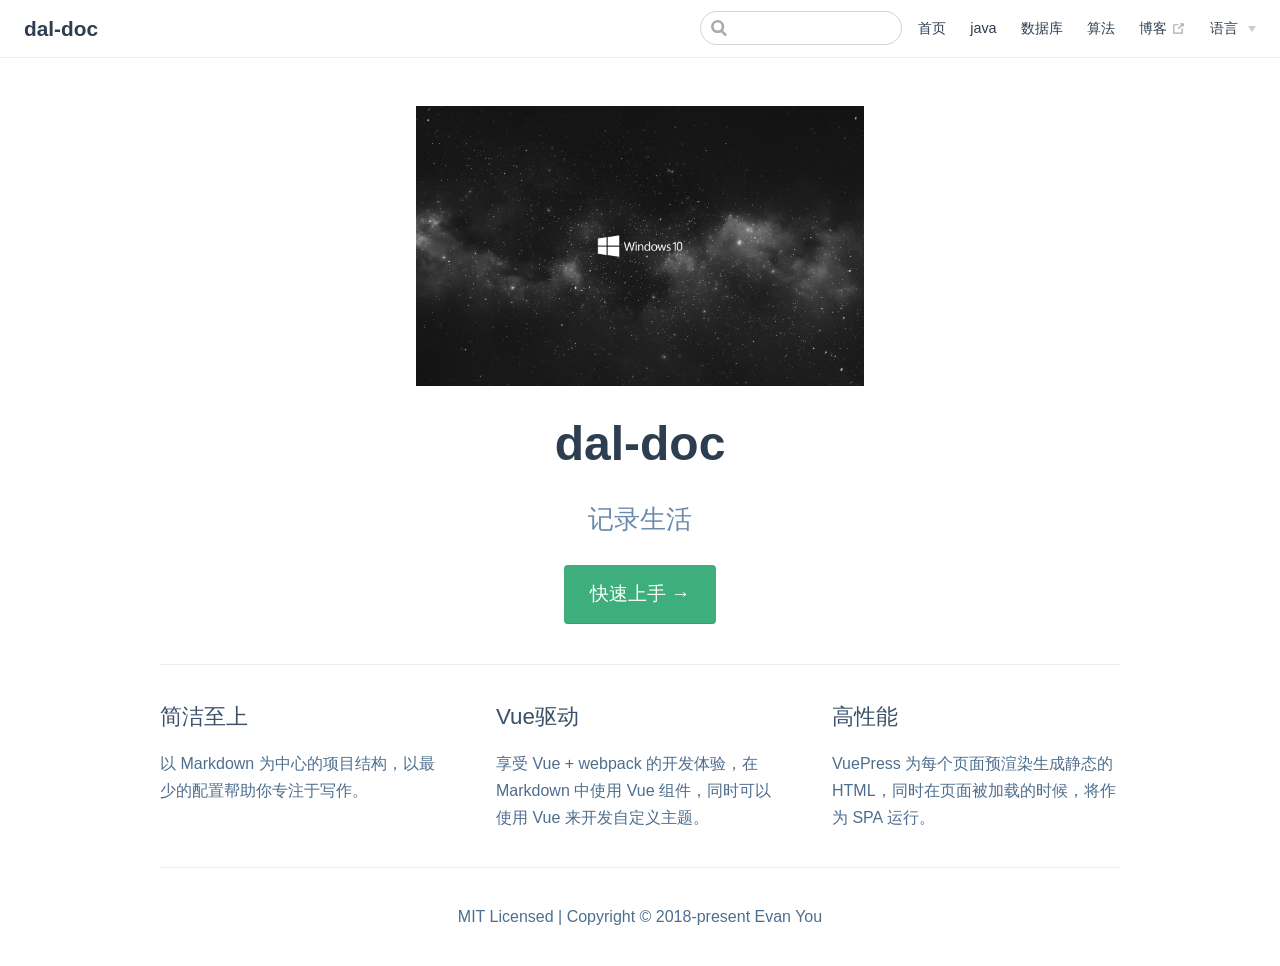
<file: accumulate/accumulate/index.html>
<!DOCTYPE html>
<html lang="en-US">
  <head>
    <meta charset="utf-8">
    <meta name="viewport" content="width=device-width,initial-scale=1">
    <title>dal-doc</title>
    <meta name="generator" content="VuePress 1.9.7">
    <link rel="icon" href="/favicon.ico">
    <meta name="description" content="记录生活">
    
    <link rel="preload" href="/assets/css/0.styles.e1700646.css" as="style"><link rel="preload" href="/assets/js/app.4a2d9594.js" as="script"><link rel="preload" href="/assets/js/2.b723e7b1.js" as="script"><link rel="preload" href="/assets/js/9.0c4cd143.js" as="script"><link rel="prefetch" href="/assets/js/10.53d6a392.js"><link rel="prefetch" href="/assets/js/11.bb129914.js"><link rel="prefetch" href="/assets/js/12.075507c0.js"><link rel="prefetch" href="/assets/js/13.79d5632a.js"><link rel="prefetch" href="/assets/js/14.854b4683.js"><link rel="prefetch" href="/assets/js/15.b35fe5ec.js"><link rel="prefetch" href="/assets/js/16.e2046cca.js"><link rel="prefetch" href="/assets/js/17.4043a677.js"><link rel="prefetch" href="/assets/js/18.b5044167.js"><link rel="prefetch" href="/assets/js/19.344e1360.js"><link rel="prefetch" href="/assets/js/20.72c9bf00.js"><link rel="prefetch" href="/assets/js/21.9471a755.js"><link rel="prefetch" href="/assets/js/22.cb660acb.js"><link rel="prefetch" href="/assets/js/23.d97c70a3.js"><link rel="prefetch" href="/assets/js/3.536d2a59.js"><link rel="prefetch" href="/assets/js/4.f3745c7c.js"><link rel="prefetch" href="/assets/js/5.152b690a.js"><link rel="prefetch" href="/assets/js/6.ccd3a674.js"><link rel="prefetch" href="/assets/js/7.6ef38051.js"><link rel="prefetch" href="/assets/js/8.47bf155e.js">
    <link rel="stylesheet" href="/assets/css/0.styles.e1700646.css">
  </head>
  <body>
    <div id="app" data-server-rendered="true"><div class="theme-container no-sidebar"><header class="navbar"><div class="sidebar-button"><svg xmlns="http://www.w3.org/2000/svg" aria-hidden="true" role="img" viewBox="0 0 448 512" class="icon"><path fill="currentColor" d="M436 124H12c-6.627 0-12-5.373-12-12V80c0-6.627 5.373-12 12-12h424c6.627 0 12 5.373 12 12v32c0 6.627-5.373 12-12 12zm0 160H12c-6.627 0-12-5.373-12-12v-32c0-6.627 5.373-12 12-12h424c6.627 0 12 5.373 12 12v32c0 6.627-5.373 12-12 12zm0 160H12c-6.627 0-12-5.373-12-12v-32c0-6.627 5.373-12 12-12h424c6.627 0 12 5.373 12 12v32c0 6.627-5.373 12-12 12z"></path></svg></div> <a href="/" class="home-link router-link-active"><!----> <span class="site-name">dal-doc</span></a> <div class="links"><div class="search-box"><input aria-label="Search" autocomplete="off" spellcheck="false" value=""> <!----></div> <nav class="nav-links can-hide"><div class="nav-item"><a href="/" class="nav-link">
  首页
</a></div><div class="nav-item"><a href="/java/" class="nav-link">
  java
</a></div><div class="nav-item"><a href="/database/" class="nav-link">
  数据库
</a></div><div class="nav-item"><a href="/alg/" class="nav-link">
  算法
</a></div><div class="nav-item"><a href="https://www.jiansys.work/" target="_blank" rel="noopener noreferrer" class="nav-link external">
  博客
  <span><svg xmlns="http://www.w3.org/2000/svg" aria-hidden="true" focusable="false" x="0px" y="0px" viewBox="0 0 100 100" width="15" height="15" class="icon outbound"><path fill="currentColor" d="M18.8,85.1h56l0,0c2.2,0,4-1.8,4-4v-32h-8v28h-48v-48h28v-8h-32l0,0c-2.2,0-4,1.8-4,4v56C14.8,83.3,16.6,85.1,18.8,85.1z"></path> <polygon fill="currentColor" points="45.7,48.7 51.3,54.3 77.2,28.5 77.2,37.2 85.2,37.2 85.2,14.9 62.8,14.9 62.8,22.9 71.5,22.9"></polygon></svg> <span class="sr-only">(opens new window)</span></span></a></div><div class="nav-item"><div class="dropdown-wrapper"><button type="button" aria-label="Language Menu" class="dropdown-title"><span class="title">语言</span> <span class="arrow down"></span></button> <button type="button" aria-label="Language Menu" class="mobile-dropdown-title"><span class="title">语言</span> <span class="arrow right"></span></button> <ul class="nav-dropdown" style="display:none;"><li class="dropdown-item"><!----> <a href="http://www.baidu.com" target="_blank" rel="noopener noreferrer" class="nav-link external">
  中文
  <span><svg xmlns="http://www.w3.org/2000/svg" aria-hidden="true" focusable="false" x="0px" y="0px" viewBox="0 0 100 100" width="15" height="15" class="icon outbound"><path fill="currentColor" d="M18.8,85.1h56l0,0c2.2,0,4-1.8,4-4v-32h-8v28h-48v-48h28v-8h-32l0,0c-2.2,0-4,1.8-4,4v56C14.8,83.3,16.6,85.1,18.8,85.1z"></path> <polygon fill="currentColor" points="45.7,48.7 51.3,54.3 77.2,28.5 77.2,37.2 85.2,37.2 85.2,14.9 62.8,14.9 62.8,22.9 71.5,22.9"></polygon></svg> <span class="sr-only">(opens new window)</span></span></a></li><li class="dropdown-item"><!----> <a href="http://www.baidu.com" target="_blank" rel="noopener noreferrer" class="nav-link external">
  英文
  <span><svg xmlns="http://www.w3.org/2000/svg" aria-hidden="true" focusable="false" x="0px" y="0px" viewBox="0 0 100 100" width="15" height="15" class="icon outbound"><path fill="currentColor" d="M18.8,85.1h56l0,0c2.2,0,4-1.8,4-4v-32h-8v28h-48v-48h28v-8h-32l0,0c-2.2,0-4,1.8-4,4v56C14.8,83.3,16.6,85.1,18.8,85.1z"></path> <polygon fill="currentColor" points="45.7,48.7 51.3,54.3 77.2,28.5 77.2,37.2 85.2,37.2 85.2,14.9 62.8,14.9 62.8,22.9 71.5,22.9"></polygon></svg> <span class="sr-only">(opens new window)</span></span></a></li></ul></div></div> <!----></nav></div></header> <div class="sidebar-mask"></div> <aside class="sidebar"><nav class="nav-links"><div class="nav-item"><a href="/" class="nav-link">
  首页
</a></div><div class="nav-item"><a href="/java/" class="nav-link">
  java
</a></div><div class="nav-item"><a href="/database/" class="nav-link">
  数据库
</a></div><div class="nav-item"><a href="/alg/" class="nav-link">
  算法
</a></div><div class="nav-item"><a href="https://www.jiansys.work/" target="_blank" rel="noopener noreferrer" class="nav-link external">
  博客
  <span><svg xmlns="http://www.w3.org/2000/svg" aria-hidden="true" focusable="false" x="0px" y="0px" viewBox="0 0 100 100" width="15" height="15" class="icon outbound"><path fill="currentColor" d="M18.8,85.1h56l0,0c2.2,0,4-1.8,4-4v-32h-8v28h-48v-48h28v-8h-32l0,0c-2.2,0-4,1.8-4,4v56C14.8,83.3,16.6,85.1,18.8,85.1z"></path> <polygon fill="currentColor" points="45.7,48.7 51.3,54.3 77.2,28.5 77.2,37.2 85.2,37.2 85.2,14.9 62.8,14.9 62.8,22.9 71.5,22.9"></polygon></svg> <span class="sr-only">(opens new window)</span></span></a></div><div class="nav-item"><div class="dropdown-wrapper"><button type="button" aria-label="Language Menu" class="dropdown-title"><span class="title">语言</span> <span class="arrow down"></span></button> <button type="button" aria-label="Language Menu" class="mobile-dropdown-title"><span class="title">语言</span> <span class="arrow right"></span></button> <ul class="nav-dropdown" style="display:none;"><li class="dropdown-item"><!----> <a href="http://www.baidu.com" target="_blank" rel="noopener noreferrer" class="nav-link external">
  中文
  <span><svg xmlns="http://www.w3.org/2000/svg" aria-hidden="true" focusable="false" x="0px" y="0px" viewBox="0 0 100 100" width="15" height="15" class="icon outbound"><path fill="currentColor" d="M18.8,85.1h56l0,0c2.2,0,4-1.8,4-4v-32h-8v28h-48v-48h28v-8h-32l0,0c-2.2,0-4,1.8-4,4v56C14.8,83.3,16.6,85.1,18.8,85.1z"></path> <polygon fill="currentColor" points="45.7,48.7 51.3,54.3 77.2,28.5 77.2,37.2 85.2,37.2 85.2,14.9 62.8,14.9 62.8,22.9 71.5,22.9"></polygon></svg> <span class="sr-only">(opens new window)</span></span></a></li><li class="dropdown-item"><!----> <a href="http://www.baidu.com" target="_blank" rel="noopener noreferrer" class="nav-link external">
  英文
  <span><svg xmlns="http://www.w3.org/2000/svg" aria-hidden="true" focusable="false" x="0px" y="0px" viewBox="0 0 100 100" width="15" height="15" class="icon outbound"><path fill="currentColor" d="M18.8,85.1h56l0,0c2.2,0,4-1.8,4-4v-32h-8v28h-48v-48h28v-8h-32l0,0c-2.2,0-4,1.8-4,4v56C14.8,83.3,16.6,85.1,18.8,85.1z"></path> <polygon fill="currentColor" points="45.7,48.7 51.3,54.3 77.2,28.5 77.2,37.2 85.2,37.2 85.2,14.9 62.8,14.9 62.8,22.9 71.5,22.9"></polygon></svg> <span class="sr-only">(opens new window)</span></span></a></li></ul></div></div> <!----></nav>  <ul class="sidebar-links"><li><a href="/" aria-current="page" class="sidebar-link">Home</a></li></ul> </aside> <main aria-labelledby="main-title" class="home"><header class="hero"><img src="/logo.jpg" alt="hero"> <h1 id="main-title">
      dal-doc
    </h1> <p class="description">
      记录生活
    </p> <p class="action"><a href="/zh/guide/" class="nav-link action-button">
  快速上手 →
</a></p></header> <div class="features"><div class="feature"><h2>简洁至上</h2> <p>以 Markdown 为中心的项目结构，以最少的配置帮助你专注于写作。</p></div><div class="feature"><h2>Vue驱动</h2> <p>享受 Vue + webpack 的开发体验，在 Markdown 中使用 Vue 组件，同时可以使用 Vue 来开发自定义主题。</p></div><div class="feature"><h2>高性能</h2> <p>VuePress 为每个页面预渲染生成静态的 HTML，同时在页面被加载的时候，将作为 SPA 运行。</p></div></div> <div class="theme-default-content custom content__default"></div> <div class="footer">
    MIT Licensed | Copyright © 2018-present Evan You
  </div></main></div><div class="global-ui"></div></div>
    <script src="/assets/js/app.4a2d9594.js" defer></script><script src="/assets/js/2.b723e7b1.js" defer></script><script src="/assets/js/9.0c4cd143.js" defer></script>
  </body>
</html>
</file>
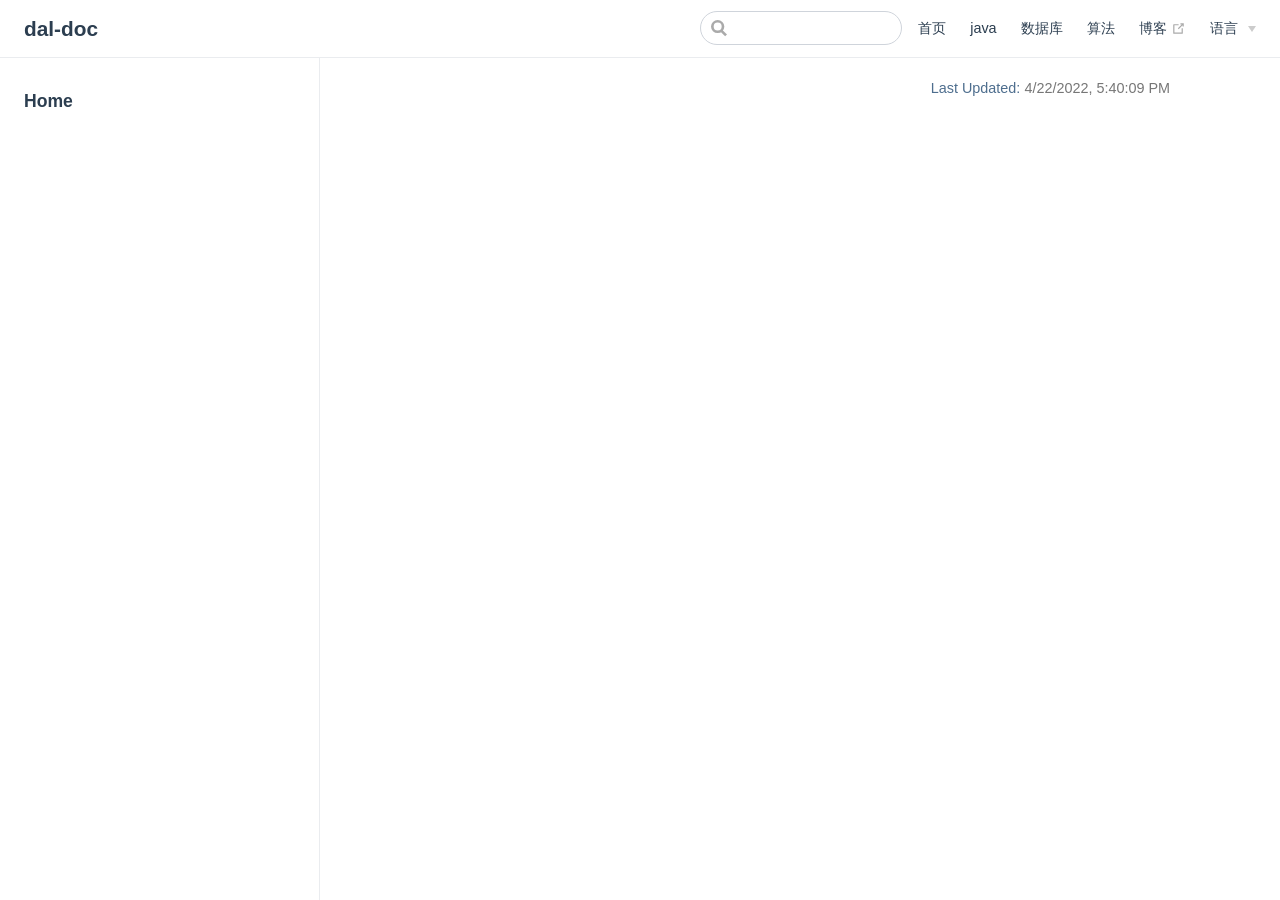
<file: accumulate/JS/test.html>
<!DOCTYPE html>
<html lang="en-US">
  <head>
    <meta charset="utf-8">
    <meta name="viewport" content="width=device-width,initial-scale=1">
    <title>dal-doc</title>
    <meta name="generator" content="VuePress 1.9.7">
    <link rel="icon" href="/favicon.ico">
    <meta name="description" content="记录生活">
    
    <link rel="preload" href="/assets/css/0.styles.e1700646.css" as="style"><link rel="preload" href="/assets/js/app.4a2d9594.js" as="script"><link rel="preload" href="/assets/js/2.b723e7b1.js" as="script"><link rel="preload" href="/assets/js/8.47bf155e.js" as="script"><link rel="prefetch" href="/assets/js/10.53d6a392.js"><link rel="prefetch" href="/assets/js/11.bb129914.js"><link rel="prefetch" href="/assets/js/12.075507c0.js"><link rel="prefetch" href="/assets/js/13.79d5632a.js"><link rel="prefetch" href="/assets/js/14.854b4683.js"><link rel="prefetch" href="/assets/js/15.b35fe5ec.js"><link rel="prefetch" href="/assets/js/16.e2046cca.js"><link rel="prefetch" href="/assets/js/17.4043a677.js"><link rel="prefetch" href="/assets/js/18.b5044167.js"><link rel="prefetch" href="/assets/js/19.344e1360.js"><link rel="prefetch" href="/assets/js/20.72c9bf00.js"><link rel="prefetch" href="/assets/js/21.9471a755.js"><link rel="prefetch" href="/assets/js/22.cb660acb.js"><link rel="prefetch" href="/assets/js/23.d97c70a3.js"><link rel="prefetch" href="/assets/js/3.536d2a59.js"><link rel="prefetch" href="/assets/js/4.f3745c7c.js"><link rel="prefetch" href="/assets/js/5.152b690a.js"><link rel="prefetch" href="/assets/js/6.ccd3a674.js"><link rel="prefetch" href="/assets/js/7.6ef38051.js"><link rel="prefetch" href="/assets/js/9.0c4cd143.js">
    <link rel="stylesheet" href="/assets/css/0.styles.e1700646.css">
  </head>
  <body>
    <div id="app" data-server-rendered="true"><div class="theme-container"><header class="navbar"><div class="sidebar-button"><svg xmlns="http://www.w3.org/2000/svg" aria-hidden="true" role="img" viewBox="0 0 448 512" class="icon"><path fill="currentColor" d="M436 124H12c-6.627 0-12-5.373-12-12V80c0-6.627 5.373-12 12-12h424c6.627 0 12 5.373 12 12v32c0 6.627-5.373 12-12 12zm0 160H12c-6.627 0-12-5.373-12-12v-32c0-6.627 5.373-12 12-12h424c6.627 0 12 5.373 12 12v32c0 6.627-5.373 12-12 12zm0 160H12c-6.627 0-12-5.373-12-12v-32c0-6.627 5.373-12 12-12h424c6.627 0 12 5.373 12 12v32c0 6.627-5.373 12-12 12z"></path></svg></div> <a href="/" class="home-link router-link-active"><!----> <span class="site-name">dal-doc</span></a> <div class="links"><div class="search-box"><input aria-label="Search" autocomplete="off" spellcheck="false" value=""> <!----></div> <nav class="nav-links can-hide"><div class="nav-item"><a href="/" class="nav-link">
  首页
</a></div><div class="nav-item"><a href="/java/" class="nav-link">
  java
</a></div><div class="nav-item"><a href="/database/" class="nav-link">
  数据库
</a></div><div class="nav-item"><a href="/alg/" class="nav-link">
  算法
</a></div><div class="nav-item"><a href="https://www.jiansys.work/" target="_blank" rel="noopener noreferrer" class="nav-link external">
  博客
  <span><svg xmlns="http://www.w3.org/2000/svg" aria-hidden="true" focusable="false" x="0px" y="0px" viewBox="0 0 100 100" width="15" height="15" class="icon outbound"><path fill="currentColor" d="M18.8,85.1h56l0,0c2.2,0,4-1.8,4-4v-32h-8v28h-48v-48h28v-8h-32l0,0c-2.2,0-4,1.8-4,4v56C14.8,83.3,16.6,85.1,18.8,85.1z"></path> <polygon fill="currentColor" points="45.7,48.7 51.3,54.3 77.2,28.5 77.2,37.2 85.2,37.2 85.2,14.9 62.8,14.9 62.8,22.9 71.5,22.9"></polygon></svg> <span class="sr-only">(opens new window)</span></span></a></div><div class="nav-item"><div class="dropdown-wrapper"><button type="button" aria-label="Language Menu" class="dropdown-title"><span class="title">语言</span> <span class="arrow down"></span></button> <button type="button" aria-label="Language Menu" class="mobile-dropdown-title"><span class="title">语言</span> <span class="arrow right"></span></button> <ul class="nav-dropdown" style="display:none;"><li class="dropdown-item"><!----> <a href="http://www.baidu.com" target="_blank" rel="noopener noreferrer" class="nav-link external">
  中文
  <span><svg xmlns="http://www.w3.org/2000/svg" aria-hidden="true" focusable="false" x="0px" y="0px" viewBox="0 0 100 100" width="15" height="15" class="icon outbound"><path fill="currentColor" d="M18.8,85.1h56l0,0c2.2,0,4-1.8,4-4v-32h-8v28h-48v-48h28v-8h-32l0,0c-2.2,0-4,1.8-4,4v56C14.8,83.3,16.6,85.1,18.8,85.1z"></path> <polygon fill="currentColor" points="45.7,48.7 51.3,54.3 77.2,28.5 77.2,37.2 85.2,37.2 85.2,14.9 62.8,14.9 62.8,22.9 71.5,22.9"></polygon></svg> <span class="sr-only">(opens new window)</span></span></a></li><li class="dropdown-item"><!----> <a href="http://www.baidu.com" target="_blank" rel="noopener noreferrer" class="nav-link external">
  英文
  <span><svg xmlns="http://www.w3.org/2000/svg" aria-hidden="true" focusable="false" x="0px" y="0px" viewBox="0 0 100 100" width="15" height="15" class="icon outbound"><path fill="currentColor" d="M18.8,85.1h56l0,0c2.2,0,4-1.8,4-4v-32h-8v28h-48v-48h28v-8h-32l0,0c-2.2,0-4,1.8-4,4v56C14.8,83.3,16.6,85.1,18.8,85.1z"></path> <polygon fill="currentColor" points="45.7,48.7 51.3,54.3 77.2,28.5 77.2,37.2 85.2,37.2 85.2,14.9 62.8,14.9 62.8,22.9 71.5,22.9"></polygon></svg> <span class="sr-only">(opens new window)</span></span></a></li></ul></div></div> <!----></nav></div></header> <div class="sidebar-mask"></div> <aside class="sidebar"><nav class="nav-links"><div class="nav-item"><a href="/" class="nav-link">
  首页
</a></div><div class="nav-item"><a href="/java/" class="nav-link">
  java
</a></div><div class="nav-item"><a href="/database/" class="nav-link">
  数据库
</a></div><div class="nav-item"><a href="/alg/" class="nav-link">
  算法
</a></div><div class="nav-item"><a href="https://www.jiansys.work/" target="_blank" rel="noopener noreferrer" class="nav-link external">
  博客
  <span><svg xmlns="http://www.w3.org/2000/svg" aria-hidden="true" focusable="false" x="0px" y="0px" viewBox="0 0 100 100" width="15" height="15" class="icon outbound"><path fill="currentColor" d="M18.8,85.1h56l0,0c2.2,0,4-1.8,4-4v-32h-8v28h-48v-48h28v-8h-32l0,0c-2.2,0-4,1.8-4,4v56C14.8,83.3,16.6,85.1,18.8,85.1z"></path> <polygon fill="currentColor" points="45.7,48.7 51.3,54.3 77.2,28.5 77.2,37.2 85.2,37.2 85.2,14.9 62.8,14.9 62.8,22.9 71.5,22.9"></polygon></svg> <span class="sr-only">(opens new window)</span></span></a></div><div class="nav-item"><div class="dropdown-wrapper"><button type="button" aria-label="Language Menu" class="dropdown-title"><span class="title">语言</span> <span class="arrow down"></span></button> <button type="button" aria-label="Language Menu" class="mobile-dropdown-title"><span class="title">语言</span> <span class="arrow right"></span></button> <ul class="nav-dropdown" style="display:none;"><li class="dropdown-item"><!----> <a href="http://www.baidu.com" target="_blank" rel="noopener noreferrer" class="nav-link external">
  中文
  <span><svg xmlns="http://www.w3.org/2000/svg" aria-hidden="true" focusable="false" x="0px" y="0px" viewBox="0 0 100 100" width="15" height="15" class="icon outbound"><path fill="currentColor" d="M18.8,85.1h56l0,0c2.2,0,4-1.8,4-4v-32h-8v28h-48v-48h28v-8h-32l0,0c-2.2,0-4,1.8-4,4v56C14.8,83.3,16.6,85.1,18.8,85.1z"></path> <polygon fill="currentColor" points="45.7,48.7 51.3,54.3 77.2,28.5 77.2,37.2 85.2,37.2 85.2,14.9 62.8,14.9 62.8,22.9 71.5,22.9"></polygon></svg> <span class="sr-only">(opens new window)</span></span></a></li><li class="dropdown-item"><!----> <a href="http://www.baidu.com" target="_blank" rel="noopener noreferrer" class="nav-link external">
  英文
  <span><svg xmlns="http://www.w3.org/2000/svg" aria-hidden="true" focusable="false" x="0px" y="0px" viewBox="0 0 100 100" width="15" height="15" class="icon outbound"><path fill="currentColor" d="M18.8,85.1h56l0,0c2.2,0,4-1.8,4-4v-32h-8v28h-48v-48h28v-8h-32l0,0c-2.2,0-4,1.8-4,4v56C14.8,83.3,16.6,85.1,18.8,85.1z"></path> <polygon fill="currentColor" points="45.7,48.7 51.3,54.3 77.2,28.5 77.2,37.2 85.2,37.2 85.2,14.9 62.8,14.9 62.8,22.9 71.5,22.9"></polygon></svg> <span class="sr-only">(opens new window)</span></span></a></li></ul></div></div> <!----></nav>  <ul class="sidebar-links"><li><a href="/" aria-current="page" class="sidebar-link">Home</a></li></ul> </aside> <main class="page"> <div class="theme-default-content content__default"></div> <footer class="page-edit"><!----> <div class="last-updated"><span class="prefix">Last Updated:</span> <span class="time">4/22/2022, 5:40:09 PM</span></div></footer> <!----> </main></div><div class="global-ui"></div></div>
    <script src="/assets/js/app.4a2d9594.js" defer></script><script src="/assets/js/2.b723e7b1.js" defer></script><script src="/assets/js/8.47bf155e.js" defer></script>
  </body>
</html>
</file>
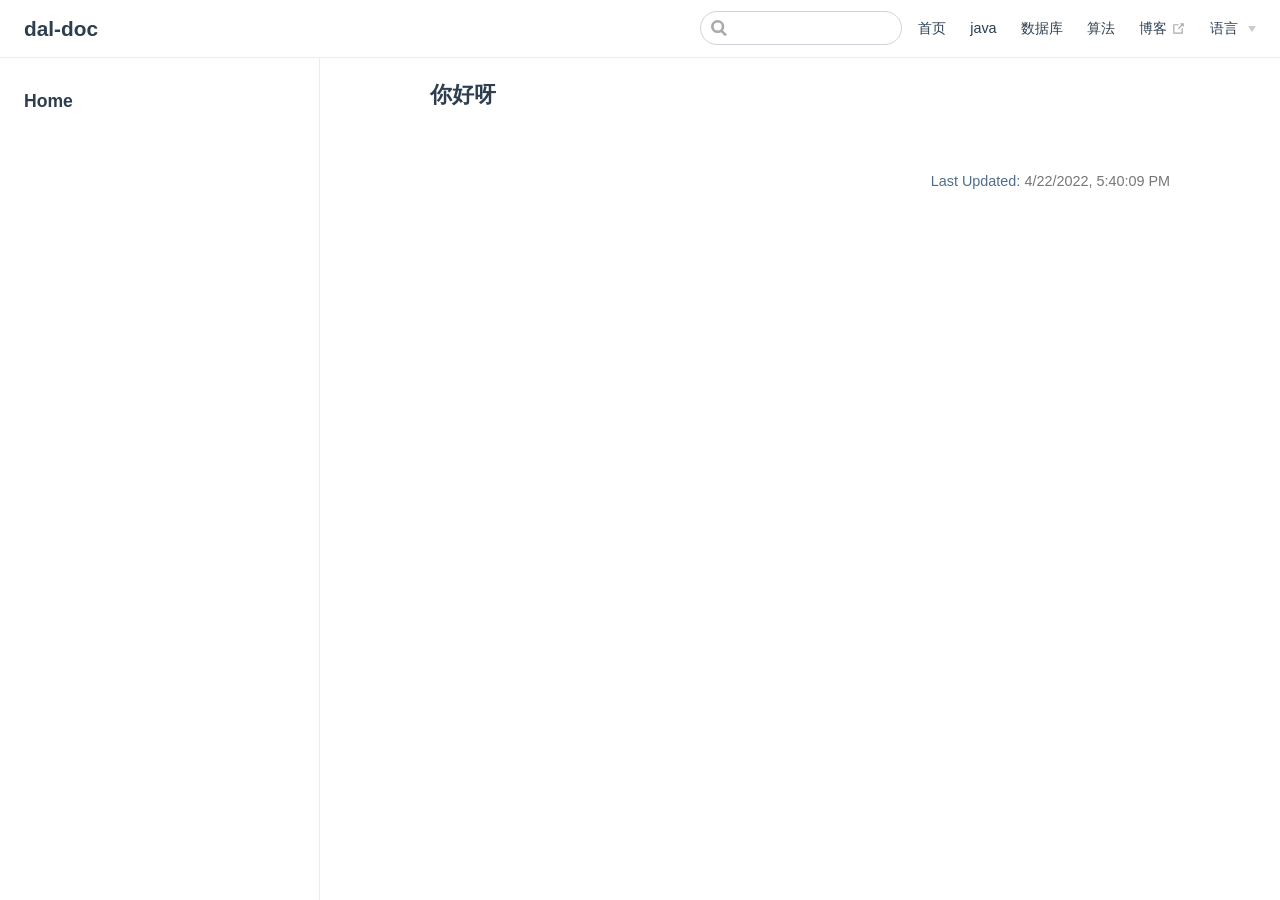
<file: algorithm/simple/test.html>
<!DOCTYPE html>
<html lang="en-US">
  <head>
    <meta charset="utf-8">
    <meta name="viewport" content="width=device-width,initial-scale=1">
    <title>你好呀 | dal-doc</title>
    <meta name="generator" content="VuePress 1.9.7">
    <link rel="icon" href="/favicon.ico">
    <meta name="description" content="记录生活">
    
    <link rel="preload" href="/assets/css/0.styles.e1700646.css" as="style"><link rel="preload" href="/assets/js/app.4a2d9594.js" as="script"><link rel="preload" href="/assets/js/2.b723e7b1.js" as="script"><link rel="preload" href="/assets/js/11.bb129914.js" as="script"><link rel="prefetch" href="/assets/js/10.53d6a392.js"><link rel="prefetch" href="/assets/js/12.075507c0.js"><link rel="prefetch" href="/assets/js/13.79d5632a.js"><link rel="prefetch" href="/assets/js/14.854b4683.js"><link rel="prefetch" href="/assets/js/15.b35fe5ec.js"><link rel="prefetch" href="/assets/js/16.e2046cca.js"><link rel="prefetch" href="/assets/js/17.4043a677.js"><link rel="prefetch" href="/assets/js/18.b5044167.js"><link rel="prefetch" href="/assets/js/19.344e1360.js"><link rel="prefetch" href="/assets/js/20.72c9bf00.js"><link rel="prefetch" href="/assets/js/21.9471a755.js"><link rel="prefetch" href="/assets/js/22.cb660acb.js"><link rel="prefetch" href="/assets/js/23.d97c70a3.js"><link rel="prefetch" href="/assets/js/3.536d2a59.js"><link rel="prefetch" href="/assets/js/4.f3745c7c.js"><link rel="prefetch" href="/assets/js/5.152b690a.js"><link rel="prefetch" href="/assets/js/6.ccd3a674.js"><link rel="prefetch" href="/assets/js/7.6ef38051.js"><link rel="prefetch" href="/assets/js/8.47bf155e.js"><link rel="prefetch" href="/assets/js/9.0c4cd143.js">
    <link rel="stylesheet" href="/assets/css/0.styles.e1700646.css">
  </head>
  <body>
    <div id="app" data-server-rendered="true"><div class="theme-container"><header class="navbar"><div class="sidebar-button"><svg xmlns="http://www.w3.org/2000/svg" aria-hidden="true" role="img" viewBox="0 0 448 512" class="icon"><path fill="currentColor" d="M436 124H12c-6.627 0-12-5.373-12-12V80c0-6.627 5.373-12 12-12h424c6.627 0 12 5.373 12 12v32c0 6.627-5.373 12-12 12zm0 160H12c-6.627 0-12-5.373-12-12v-32c0-6.627 5.373-12 12-12h424c6.627 0 12 5.373 12 12v32c0 6.627-5.373 12-12 12zm0 160H12c-6.627 0-12-5.373-12-12v-32c0-6.627 5.373-12 12-12h424c6.627 0 12 5.373 12 12v32c0 6.627-5.373 12-12 12z"></path></svg></div> <a href="/" class="home-link router-link-active"><!----> <span class="site-name">dal-doc</span></a> <div class="links"><div class="search-box"><input aria-label="Search" autocomplete="off" spellcheck="false" value=""> <!----></div> <nav class="nav-links can-hide"><div class="nav-item"><a href="/" class="nav-link">
  首页
</a></div><div class="nav-item"><a href="/java/" class="nav-link">
  java
</a></div><div class="nav-item"><a href="/database/" class="nav-link">
  数据库
</a></div><div class="nav-item"><a href="/alg/" class="nav-link">
  算法
</a></div><div class="nav-item"><a href="https://www.jiansys.work/" target="_blank" rel="noopener noreferrer" class="nav-link external">
  博客
  <span><svg xmlns="http://www.w3.org/2000/svg" aria-hidden="true" focusable="false" x="0px" y="0px" viewBox="0 0 100 100" width="15" height="15" class="icon outbound"><path fill="currentColor" d="M18.8,85.1h56l0,0c2.2,0,4-1.8,4-4v-32h-8v28h-48v-48h28v-8h-32l0,0c-2.2,0-4,1.8-4,4v56C14.8,83.3,16.6,85.1,18.8,85.1z"></path> <polygon fill="currentColor" points="45.7,48.7 51.3,54.3 77.2,28.5 77.2,37.2 85.2,37.2 85.2,14.9 62.8,14.9 62.8,22.9 71.5,22.9"></polygon></svg> <span class="sr-only">(opens new window)</span></span></a></div><div class="nav-item"><div class="dropdown-wrapper"><button type="button" aria-label="Language Menu" class="dropdown-title"><span class="title">语言</span> <span class="arrow down"></span></button> <button type="button" aria-label="Language Menu" class="mobile-dropdown-title"><span class="title">语言</span> <span class="arrow right"></span></button> <ul class="nav-dropdown" style="display:none;"><li class="dropdown-item"><!----> <a href="http://www.baidu.com" target="_blank" rel="noopener noreferrer" class="nav-link external">
  中文
  <span><svg xmlns="http://www.w3.org/2000/svg" aria-hidden="true" focusable="false" x="0px" y="0px" viewBox="0 0 100 100" width="15" height="15" class="icon outbound"><path fill="currentColor" d="M18.8,85.1h56l0,0c2.2,0,4-1.8,4-4v-32h-8v28h-48v-48h28v-8h-32l0,0c-2.2,0-4,1.8-4,4v56C14.8,83.3,16.6,85.1,18.8,85.1z"></path> <polygon fill="currentColor" points="45.7,48.7 51.3,54.3 77.2,28.5 77.2,37.2 85.2,37.2 85.2,14.9 62.8,14.9 62.8,22.9 71.5,22.9"></polygon></svg> <span class="sr-only">(opens new window)</span></span></a></li><li class="dropdown-item"><!----> <a href="http://www.baidu.com" target="_blank" rel="noopener noreferrer" class="nav-link external">
  英文
  <span><svg xmlns="http://www.w3.org/2000/svg" aria-hidden="true" focusable="false" x="0px" y="0px" viewBox="0 0 100 100" width="15" height="15" class="icon outbound"><path fill="currentColor" d="M18.8,85.1h56l0,0c2.2,0,4-1.8,4-4v-32h-8v28h-48v-48h28v-8h-32l0,0c-2.2,0-4,1.8-4,4v56C14.8,83.3,16.6,85.1,18.8,85.1z"></path> <polygon fill="currentColor" points="45.7,48.7 51.3,54.3 77.2,28.5 77.2,37.2 85.2,37.2 85.2,14.9 62.8,14.9 62.8,22.9 71.5,22.9"></polygon></svg> <span class="sr-only">(opens new window)</span></span></a></li></ul></div></div> <!----></nav></div></header> <div class="sidebar-mask"></div> <aside class="sidebar"><nav class="nav-links"><div class="nav-item"><a href="/" class="nav-link">
  首页
</a></div><div class="nav-item"><a href="/java/" class="nav-link">
  java
</a></div><div class="nav-item"><a href="/database/" class="nav-link">
  数据库
</a></div><div class="nav-item"><a href="/alg/" class="nav-link">
  算法
</a></div><div class="nav-item"><a href="https://www.jiansys.work/" target="_blank" rel="noopener noreferrer" class="nav-link external">
  博客
  <span><svg xmlns="http://www.w3.org/2000/svg" aria-hidden="true" focusable="false" x="0px" y="0px" viewBox="0 0 100 100" width="15" height="15" class="icon outbound"><path fill="currentColor" d="M18.8,85.1h56l0,0c2.2,0,4-1.8,4-4v-32h-8v28h-48v-48h28v-8h-32l0,0c-2.2,0-4,1.8-4,4v56C14.8,83.3,16.6,85.1,18.8,85.1z"></path> <polygon fill="currentColor" points="45.7,48.7 51.3,54.3 77.2,28.5 77.2,37.2 85.2,37.2 85.2,14.9 62.8,14.9 62.8,22.9 71.5,22.9"></polygon></svg> <span class="sr-only">(opens new window)</span></span></a></div><div class="nav-item"><div class="dropdown-wrapper"><button type="button" aria-label="Language Menu" class="dropdown-title"><span class="title">语言</span> <span class="arrow down"></span></button> <button type="button" aria-label="Language Menu" class="mobile-dropdown-title"><span class="title">语言</span> <span class="arrow right"></span></button> <ul class="nav-dropdown" style="display:none;"><li class="dropdown-item"><!----> <a href="http://www.baidu.com" target="_blank" rel="noopener noreferrer" class="nav-link external">
  中文
  <span><svg xmlns="http://www.w3.org/2000/svg" aria-hidden="true" focusable="false" x="0px" y="0px" viewBox="0 0 100 100" width="15" height="15" class="icon outbound"><path fill="currentColor" d="M18.8,85.1h56l0,0c2.2,0,4-1.8,4-4v-32h-8v28h-48v-48h28v-8h-32l0,0c-2.2,0-4,1.8-4,4v56C14.8,83.3,16.6,85.1,18.8,85.1z"></path> <polygon fill="currentColor" points="45.7,48.7 51.3,54.3 77.2,28.5 77.2,37.2 85.2,37.2 85.2,14.9 62.8,14.9 62.8,22.9 71.5,22.9"></polygon></svg> <span class="sr-only">(opens new window)</span></span></a></li><li class="dropdown-item"><!----> <a href="http://www.baidu.com" target="_blank" rel="noopener noreferrer" class="nav-link external">
  英文
  <span><svg xmlns="http://www.w3.org/2000/svg" aria-hidden="true" focusable="false" x="0px" y="0px" viewBox="0 0 100 100" width="15" height="15" class="icon outbound"><path fill="currentColor" d="M18.8,85.1h56l0,0c2.2,0,4-1.8,4-4v-32h-8v28h-48v-48h28v-8h-32l0,0c-2.2,0-4,1.8-4,4v56C14.8,83.3,16.6,85.1,18.8,85.1z"></path> <polygon fill="currentColor" points="45.7,48.7 51.3,54.3 77.2,28.5 77.2,37.2 85.2,37.2 85.2,14.9 62.8,14.9 62.8,22.9 71.5,22.9"></polygon></svg> <span class="sr-only">(opens new window)</span></span></a></li></ul></div></div> <!----></nav>  <ul class="sidebar-links"><li><a href="/" aria-current="page" class="sidebar-link">Home</a></li></ul> </aside> <main class="page"> <div class="theme-default-content content__default"><h3 id="你好呀"><a href="#你好呀" class="header-anchor">#</a> 你好呀</h3></div> <footer class="page-edit"><!----> <div class="last-updated"><span class="prefix">Last Updated:</span> <span class="time">4/22/2022, 5:40:09 PM</span></div></footer> <!----> </main></div><div class="global-ui"></div></div>
    <script src="/assets/js/app.4a2d9594.js" defer></script><script src="/assets/js/2.b723e7b1.js" defer></script><script src="/assets/js/11.bb129914.js" defer></script>
  </body>
</html>
</file>
<file: assets/css/0.styles.e1700646.css>
code[class*=language-],pre[class*=language-]{color:#ccc;background:none;font-family:Consolas,Monaco,Andale Mono,Ubuntu Mono,monospace;font-size:1em;text-align:left;white-space:pre;word-spacing:normal;word-break:normal;word-wrap:normal;line-height:1.5;-o-tab-size:4;tab-size:4;-webkit-hyphens:none;hyphens:none}pre[class*=language-]{padding:1em;margin:.5em 0;overflow:auto}:not(pre)>code[class*=language-],pre[class*=language-]{background:#2d2d2d}:not(pre)>code[class*=language-]{padding:.1em;border-radius:.3em;white-space:normal}.token.block-comment,.token.cdata,.token.comment,.token.doctype,.token.prolog{color:#999}.token.punctuation{color:#ccc}.token.attr-name,.token.deleted,.token.namespace,.token.tag{color:#e2777a}.token.function-name{color:#6196cc}.token.boolean,.token.function,.token.number{color:#f08d49}.token.class-name,.token.constant,.token.property,.token.symbol{color:#f8c555}.token.atrule,.token.builtin,.token.important,.token.keyword,.token.selector{color:#cc99cd}.token.attr-value,.token.char,.token.regex,.token.string,.token.variable{color:#7ec699}.token.entity,.token.operator,.token.url{color:#67cdcc}.token.bold,.token.important{font-weight:700}.token.italic{font-style:italic}.token.entity{cursor:help}.token.inserted{color:green}.theme-default-content code{color:#476582;padding:.25rem .5rem;margin:0;font-size:.85em;background-color:rgba(27,31,35,.05);border-radius:3px}.theme-default-content code .token.deleted{color:#ec5975}.theme-default-content code .token.inserted{color:#3eaf7c}.theme-default-content pre,.theme-default-content pre[class*=language-]{line-height:1.4;padding:1.25rem 1.5rem;margin:.85rem 0;background-color:#282c34;border-radius:6px;overflow:auto}.theme-default-content pre[class*=language-] code,.theme-default-content pre code{color:#fff;padding:0;background-color:transparent;border-radius:0}div[class*=language-]{position:relative;background-color:#282c34;border-radius:6px}div[class*=language-] .highlight-lines{-webkit-user-select:none;user-select:none;padding-top:1.3rem;position:absolute;top:0;left:0;width:100%;line-height:1.4}div[class*=language-] .highlight-lines .highlighted{background-color:rgba(0,0,0,.66)}div[class*=language-] pre,div[class*=language-] pre[class*=language-]{background:transparent;position:relative;z-index:1}div[class*=language-]:before{position:absolute;z-index:3;top:.8em;right:1em;font-size:.75rem;color:hsla(0,0%,100%,.4)}div[class*=language-]:not(.line-numbers-mode) .line-numbers-wrapper{display:none}div[class*=language-].line-numbers-mode .highlight-lines .highlighted{position:relative}div[class*=language-].line-numbers-mode .highlight-lines .highlighted:before{content:" ";position:absolute;z-index:3;left:0;top:0;display:block;width:3.5rem;height:100%;background-color:rgba(0,0,0,.66)}div[class*=language-].line-numbers-mode pre{padding-left:4.5rem;vertical-align:middle}div[class*=language-].line-numbers-mode .line-numbers-wrapper{position:absolute;top:0;width:3.5rem;text-align:center;color:hsla(0,0%,100%,.3);padding:1.25rem 0;line-height:1.4}div[class*=language-].line-numbers-mode .line-numbers-wrapper br{-webkit-user-select:none;user-select:none}div[class*=language-].line-numbers-mode .line-numbers-wrapper .line-number{position:relative;z-index:4;-webkit-user-select:none;user-select:none;font-size:.85em}div[class*=language-].line-numbers-mode:after{content:"";position:absolute;z-index:2;top:0;left:0;width:3.5rem;height:100%;border-radius:6px 0 0 6px;border-right:1px solid rgba(0,0,0,.66);background-color:#282c34}div[class~=language-js]:before{content:"js"}div[class~=language-ts]:before{content:"ts"}div[class~=language-html]:before{content:"html"}div[class~=language-md]:before{content:"md"}div[class~=language-vue]:before{content:"vue"}div[class~=language-css]:before{content:"css"}div[class~=language-sass]:before{content:"sass"}div[class~=language-scss]:before{content:"scss"}div[class~=language-less]:before{content:"less"}div[class~=language-stylus]:before{content:"stylus"}div[class~=language-go]:before{content:"go"}div[class~=language-java]:before{content:"java"}div[class~=language-c]:before{content:"c"}div[class~=language-sh]:before{content:"sh"}div[class~=language-yaml]:before{content:"yaml"}div[class~=language-py]:before{content:"py"}div[class~=language-docker]:before{content:"docker"}div[class~=language-dockerfile]:before{content:"dockerfile"}div[class~=language-makefile]:before{content:"makefile"}div[class~=language-javascript]:before{content:"js"}div[class~=language-typescript]:before{content:"ts"}div[class~=language-markup]:before{content:"html"}div[class~=language-markdown]:before{content:"md"}div[class~=language-json]:before{content:"json"}div[class~=language-ruby]:before{content:"rb"}div[class~=language-python]:before{content:"py"}div[class~=language-bash]:before{content:"sh"}div[class~=language-php]:before{content:"php"}.custom-block .custom-block-title{font-weight:600;margin-bottom:-.4rem}.custom-block.danger,.custom-block.tip,.custom-block.warning{padding:.1rem 1.5rem;border-left-width:.5rem;border-left-style:solid;margin:1rem 0}.custom-block.tip{background-color:#f3f5f7;border-color:#42b983}.custom-block.warning{background-color:rgba(255,229,100,.3);border-color:#e7c000;color:#6b5900}.custom-block.warning .custom-block-title{color:#b29400}.custom-block.warning a{color:#2c3e50}.custom-block.danger{background-color:#ffe6e6;border-color:#c00;color:#4d0000}.custom-block.danger .custom-block-title{color:#900}.custom-block.danger a{color:#2c3e50}.custom-block.details{display:block;position:relative;border-radius:2px;margin:1.6em 0;padding:1.6em;background-color:#eee}.custom-block.details h4{margin-top:0}.custom-block.details figure:last-child,.custom-block.details p:last-child{margin-bottom:0;padding-bottom:0}.custom-block.details summary{outline:none;cursor:pointer}.arrow{display:inline-block;width:0;height:0}.arrow.up{border-bottom:6px solid #ccc}.arrow.down,.arrow.up{border-left:4px solid transparent;border-right:4px solid transparent}.arrow.down{border-top:6px solid #ccc}.arrow.right{border-left:6px solid #ccc}.arrow.left,.arrow.right{border-top:4px solid transparent;border-bottom:4px solid transparent}.arrow.left{border-right:6px solid #ccc}.theme-default-content:not(.custom){max-width:740px;margin:0 auto;padding:2rem 2.5rem}@media (max-width:959px){.theme-default-content:not(.custom){padding:2rem}}@media (max-width:419px){.theme-default-content:not(.custom){padding:1.5rem}}.table-of-contents .badge{vertical-align:middle}body,html{padding:0;margin:0;background-color:#fff}body{font-family:-apple-system,BlinkMacSystemFont,Segoe UI,Roboto,Oxygen,Ubuntu,Cantarell,Fira Sans,Droid Sans,Helvetica Neue,sans-serif;-webkit-font-smoothing:antialiased;-moz-osx-font-smoothing:grayscale;font-size:16px;color:#2c3e50}.page{padding-left:20rem}.navbar{z-index:20;right:0;height:3.6rem;background-color:#fff;box-sizing:border-box;border-bottom:1px solid #eaecef}.navbar,.sidebar-mask{position:fixed;top:0;left:0}.sidebar-mask{z-index:9;width:100vw;height:100vh;display:none}.sidebar{font-size:16px;background-color:#fff;width:20rem;position:fixed;z-index:10;margin:0;top:3.6rem;left:0;bottom:0;box-sizing:border-box;border-right:1px solid #eaecef;overflow-y:auto}.theme-default-content:not(.custom)>:first-child{margin-top:3.6rem}.theme-default-content:not(.custom) a:hover{text-decoration:underline}.theme-default-content:not(.custom) p.demo{padding:1rem 1.5rem;border:1px solid #ddd;border-radius:4px}.theme-default-content:not(.custom) img{max-width:100%}.theme-default-content.custom{padding:0;margin:0}.theme-default-content.custom img{max-width:100%}a{font-weight:500;text-decoration:none}a,p a code{color:#3eaf7c}p a code{font-weight:400}kbd{background:#eee;border:.15rem solid #ddd;border-bottom:.25rem solid #ddd;border-radius:.15rem;padding:0 .15em}blockquote{font-size:1rem;color:#999;border-left:.2rem solid #dfe2e5;margin:1rem 0;padding:.25rem 0 .25rem 1rem}blockquote>p{margin:0}ol,ul{padding-left:1.2em}strong{font-weight:600}h1,h2,h3,h4,h5,h6{font-weight:600;line-height:1.25}.theme-default-content:not(.custom)>h1,.theme-default-content:not(.custom)>h2,.theme-default-content:not(.custom)>h3,.theme-default-content:not(.custom)>h4,.theme-default-content:not(.custom)>h5,.theme-default-content:not(.custom)>h6{margin-top:-3.1rem;padding-top:4.6rem;margin-bottom:0}.theme-default-content:not(.custom)>h1:first-child,.theme-default-content:not(.custom)>h2:first-child,.theme-default-content:not(.custom)>h3:first-child,.theme-default-content:not(.custom)>h4:first-child,.theme-default-content:not(.custom)>h5:first-child,.theme-default-content:not(.custom)>h6:first-child{margin-top:-1.5rem;margin-bottom:1rem}.theme-default-content:not(.custom)>h1:first-child+.custom-block,.theme-default-content:not(.custom)>h1:first-child+p,.theme-default-content:not(.custom)>h1:first-child+pre,.theme-default-content:not(.custom)>h2:first-child+.custom-block,.theme-default-content:not(.custom)>h2:first-child+p,.theme-default-content:not(.custom)>h2:first-child+pre,.theme-default-content:not(.custom)>h3:first-child+.custom-block,.theme-default-content:not(.custom)>h3:first-child+p,.theme-default-content:not(.custom)>h3:first-child+pre,.theme-default-content:not(.custom)>h4:first-child+.custom-block,.theme-default-content:not(.custom)>h4:first-child+p,.theme-default-content:not(.custom)>h4:first-child+pre,.theme-default-content:not(.custom)>h5:first-child+.custom-block,.theme-default-content:not(.custom)>h5:first-child+p,.theme-default-content:not(.custom)>h5:first-child+pre,.theme-default-content:not(.custom)>h6:first-child+.custom-block,.theme-default-content:not(.custom)>h6:first-child+p,.theme-default-content:not(.custom)>h6:first-child+pre{margin-top:2rem}h1:focus .header-anchor,h1:hover .header-anchor,h2:focus .header-anchor,h2:hover .header-anchor,h3:focus .header-anchor,h3:hover .header-anchor,h4:focus .header-anchor,h4:hover .header-anchor,h5:focus .header-anchor,h5:hover .header-anchor,h6:focus .header-anchor,h6:hover .header-anchor{opacity:1}h1{font-size:2.2rem}h2{font-size:1.65rem;padding-bottom:.3rem;border-bottom:1px solid #eaecef}h3{font-size:1.35rem}a.header-anchor{font-size:.85em;float:left;margin-left:-.87em;padding-right:.23em;margin-top:.125em;opacity:0}a.header-anchor:focus,a.header-anchor:hover{text-decoration:none}.line-number,code,kbd{font-family:source-code-pro,Menlo,Monaco,Consolas,Courier New,monospace}ol,p,ul{line-height:1.7}hr{border:0;border-top:1px solid #eaecef}table{border-collapse:collapse;margin:1rem 0;display:block;overflow-x:auto}tr{border-top:1px solid #dfe2e5}tr:nth-child(2n){background-color:#f6f8fa}td,th{border:1px solid #dfe2e5;padding:.6em 1em}.theme-container.sidebar-open .sidebar-mask{display:block}.theme-container.no-navbar .theme-default-content:not(.custom)>h1,.theme-container.no-navbar h2,.theme-container.no-navbar h3,.theme-container.no-navbar h4,.theme-container.no-navbar h5,.theme-container.no-navbar h6{margin-top:1.5rem;padding-top:0}.theme-container.no-navbar .sidebar{top:0}@media (min-width:720px){.theme-container.no-sidebar .sidebar{display:none}.theme-container.no-sidebar .page{padding-left:0}}@media (max-width:959px){.sidebar{font-size:15px;width:16.4rem}.page{padding-left:16.4rem}}@media (max-width:719px){.sidebar{top:0;padding-top:3.6rem;transform:translateX(-100%);transition:transform .2s ease}.page{padding-left:0}.theme-container.sidebar-open .sidebar{transform:translateX(0)}.theme-container.no-navbar .sidebar{padding-top:0}}@media (max-width:419px){h1{font-size:1.9rem}.theme-default-content div[class*=language-]{margin:.85rem -1.5rem;border-radius:0}}#nprogress{pointer-events:none}#nprogress .bar{background:#3eaf7c;position:fixed;z-index:1031;top:0;left:0;width:100%;height:2px}#nprogress .peg{display:block;position:absolute;right:0;width:100px;height:100%;box-shadow:0 0 10px #3eaf7c,0 0 5px #3eaf7c;opacity:1;transform:rotate(3deg) translateY(-4px)}#nprogress .spinner{display:block;position:fixed;z-index:1031;top:15px;right:15px}#nprogress .spinner-icon{width:18px;height:18px;box-sizing:border-box;border-color:#3eaf7c transparent transparent #3eaf7c;border-style:solid;border-width:2px;border-radius:50%;animation:nprogress-spinner .4s linear infinite}.nprogress-custom-parent{overflow:hidden;position:relative}.nprogress-custom-parent #nprogress .bar,.nprogress-custom-parent #nprogress .spinner{position:absolute}@keyframes nprogress-spinner{0%{transform:rotate(0deg)}to{transform:rotate(1turn)}}.icon.outbound{color:#aaa;display:inline-block;vertical-align:middle;position:relative;top:-1px}.sr-only{position:absolute;width:1px;height:1px;padding:0;margin:-1px;overflow:hidden;clip:rect(0,0,0,0);white-space:nowrap;border-width:0}.home{padding:3.6rem 2rem 0;max-width:960px;margin:0 auto;display:block}.home .hero{text-align:center}.home .hero img{max-width:100%;max-height:280px;display:block;margin:3rem auto 1.5rem}.home .hero h1{font-size:3rem}.home .hero .action,.home .hero .description,.home .hero h1{margin:1.8rem auto}.home .hero .description{max-width:35rem;font-size:1.6rem;line-height:1.3;color:#6a8bad}.home .hero .action-button{display:inline-block;font-size:1.2rem;color:#fff;background-color:#3eaf7c;padding:.8rem 1.6rem;border-radius:4px;transition:background-color .1s ease;box-sizing:border-box;border-bottom:1px solid #389d70}.home .hero .action-button:hover{background-color:#4abf8a}.home .features{border-top:1px solid #eaecef;padding:1.2rem 0;margin-top:2.5rem;display:flex;flex-wrap:wrap;align-items:flex-start;align-content:stretch;justify-content:space-between}.home .feature{flex-grow:1;flex-basis:30%;max-width:30%}.home .feature h2{font-size:1.4rem;font-weight:500;border-bottom:none;padding-bottom:0;color:#3a5169}.home .feature p{color:#4e6e8e}.home .footer{padding:2.5rem;border-top:1px solid #eaecef;text-align:center;color:#4e6e8e}@media (max-width:719px){.home .features{flex-direction:column}.home .feature{max-width:100%;padding:0 2.5rem}}@media (max-width:419px){.home{padding-left:1.5rem;padding-right:1.5rem}.home .hero img{max-height:210px;margin:2rem auto 1.2rem}.home .hero h1{font-size:2rem}.home .hero .action,.home .hero .description,.home .hero h1{margin:1.2rem auto}.home .hero .description{font-size:1.2rem}.home .hero .action-button{font-size:1rem;padding:.6rem 1.2rem}.home .feature h2{font-size:1.25rem}}.search-box{display:inline-block;position:relative;margin-right:1rem}.search-box input{cursor:text;width:10rem;height:2rem;color:#4e6e8e;display:inline-block;border:1px solid #cfd4db;border-radius:2rem;font-size:.9rem;line-height:2rem;padding:0 .5rem 0 2rem;outline:none;transition:all .2s ease;background:#fff url(/assets/img/search.83621669.svg) .6rem .5rem no-repeat;background-size:1rem}.search-box input:focus{cursor:auto;border-color:#3eaf7c}.search-box .suggestions{background:#fff;width:20rem;position:absolute;top:2rem;border:1px solid #cfd4db;border-radius:6px;padding:.4rem;list-style-type:none}.search-box .suggestions.align-right{right:0}.search-box .suggestion{line-height:1.4;padding:.4rem .6rem;border-radius:4px;cursor:pointer}.search-box .suggestion a{white-space:normal;color:#5d82a6}.search-box .suggestion a .page-title{font-weight:600}.search-box .suggestion a .header{font-size:.9em;margin-left:.25em}.search-box .suggestion.focused{background-color:#f3f4f5}.search-box .suggestion.focused a{color:#3eaf7c}@media (max-width:959px){.search-box input{cursor:pointer;width:0;border-color:transparent;position:relative}.search-box input:focus{cursor:text;left:0;width:10rem}}@media (-ms-high-contrast:none){.search-box input{height:2rem}}@media (max-width:959px) and (min-width:719px){.search-box .suggestions{left:0}}@media (max-width:719px){.search-box{margin-right:0}.search-box input{left:1rem}.search-box .suggestions{right:0}}@media (max-width:419px){.search-box .suggestions{width:calc(100vw - 4rem)}.search-box input:focus{width:8rem}}.sidebar-button{cursor:pointer;display:none;width:1.25rem;height:1.25rem;position:absolute;padding:.6rem;top:.6rem;left:1rem}.sidebar-button .icon{display:block;width:1.25rem;height:1.25rem}@media (max-width:719px){.sidebar-button{display:block}}.dropdown-enter,.dropdown-leave-to{height:0!important}.dropdown-wrapper{cursor:pointer}.dropdown-wrapper .dropdown-title,.dropdown-wrapper .mobile-dropdown-title{display:block;font-size:.9rem;font-family:inherit;cursor:inherit;padding:inherit;line-height:1.4rem;background:transparent;border:none;font-weight:500;color:#2c3e50}.dropdown-wrapper .dropdown-title:hover,.dropdown-wrapper .mobile-dropdown-title:hover{border-color:transparent}.dropdown-wrapper .dropdown-title .arrow,.dropdown-wrapper .mobile-dropdown-title .arrow{vertical-align:middle;margin-top:-1px;margin-left:.4rem}.dropdown-wrapper .mobile-dropdown-title{display:none;font-weight:600}.dropdown-wrapper .mobile-dropdown-title font-size inherit:hover{color:#3eaf7c}.dropdown-wrapper .nav-dropdown .dropdown-item{color:inherit;line-height:1.7rem}.dropdown-wrapper .nav-dropdown .dropdown-item h4{margin:.45rem 0 0;border-top:1px solid #eee;padding:1rem 1.5rem .45rem 1.25rem}.dropdown-wrapper .nav-dropdown .dropdown-item .dropdown-subitem-wrapper{padding:0;list-style:none}.dropdown-wrapper .nav-dropdown .dropdown-item .dropdown-subitem-wrapper .dropdown-subitem{font-size:.9em}.dropdown-wrapper .nav-dropdown .dropdown-item a{display:block;line-height:1.7rem;position:relative;border-bottom:none;font-weight:400;margin-bottom:0;padding:0 1.5rem 0 1.25rem}.dropdown-wrapper .nav-dropdown .dropdown-item a.router-link-active,.dropdown-wrapper .nav-dropdown .dropdown-item a:hover{color:#3eaf7c}.dropdown-wrapper .nav-dropdown .dropdown-item a.router-link-active:after{content:"";width:0;height:0;border-left:5px solid #3eaf7c;border-top:3px solid transparent;border-bottom:3px solid transparent;position:absolute;top:calc(50% - 2px);left:9px}.dropdown-wrapper .nav-dropdown .dropdown-item:first-child h4{margin-top:0;padding-top:0;border-top:0}@media (max-width:719px){.dropdown-wrapper.open .dropdown-title{margin-bottom:.5rem}.dropdown-wrapper .dropdown-title{display:none}.dropdown-wrapper .mobile-dropdown-title{display:block}.dropdown-wrapper .nav-dropdown{transition:height .1s ease-out;overflow:hidden}.dropdown-wrapper .nav-dropdown .dropdown-item h4{border-top:0;margin-top:0;padding-top:0}.dropdown-wrapper .nav-dropdown .dropdown-item>a,.dropdown-wrapper .nav-dropdown .dropdown-item h4{font-size:15px;line-height:2rem}.dropdown-wrapper .nav-dropdown .dropdown-item .dropdown-subitem{font-size:14px;padding-left:1rem}}@media (min-width:719px){.dropdown-wrapper{height:1.8rem}.dropdown-wrapper.open .nav-dropdown,.dropdown-wrapper:hover .nav-dropdown{display:block!important}.dropdown-wrapper.open:blur{display:none}.dropdown-wrapper .nav-dropdown{display:none;height:auto!important;box-sizing:border-box;max-height:calc(100vh - 2.7rem);overflow-y:auto;position:absolute;top:100%;right:0;background-color:#fff;padding:.6rem 0;border:1px solid;border-color:#ddd #ddd #ccc;text-align:left;border-radius:.25rem;white-space:nowrap;margin:0}}.nav-links{display:inline-block}.nav-links a{line-height:1.4rem;color:inherit}.nav-links a.router-link-active,.nav-links a:hover{color:#3eaf7c}.nav-links .nav-item{position:relative;display:inline-block;margin-left:1.5rem;line-height:2rem}.nav-links .nav-item:first-child{margin-left:0}.nav-links .repo-link{margin-left:1.5rem}@media (max-width:719px){.nav-links .nav-item,.nav-links .repo-link{margin-left:0}}@media (min-width:719px){.nav-links a.router-link-active,.nav-links a:hover{color:#2c3e50}.nav-item>a:not(.external).router-link-active,.nav-item>a:not(.external):hover{margin-bottom:-2px;border-bottom:2px solid #46bd87}}.navbar{padding:.7rem 1.5rem;line-height:2.2rem}.navbar a,.navbar img,.navbar span{display:inline-block}.navbar .logo{height:2.2rem;min-width:2.2rem;margin-right:.8rem;vertical-align:top}.navbar .site-name{font-size:1.3rem;font-weight:600;color:#2c3e50;position:relative}.navbar .links{padding-left:1.5rem;box-sizing:border-box;background-color:#fff;white-space:nowrap;font-size:.9rem;position:absolute;right:1.5rem;top:.7rem;display:flex}.navbar .links .search-box{flex:0 0 auto;vertical-align:top}@media (max-width:719px){.navbar{padding-left:4rem}.navbar .can-hide{display:none}.navbar .links{padding-left:1.5rem}.navbar .site-name{width:calc(100vw - 9.4rem);overflow:hidden;white-space:nowrap;text-overflow:ellipsis}}.page-edit{max-width:740px;margin:0 auto;padding:2rem 2.5rem}@media (max-width:959px){.page-edit{padding:2rem}}@media (max-width:419px){.page-edit{padding:1.5rem}}.page-edit{padding-top:1rem;padding-bottom:1rem;overflow:auto}.page-edit .edit-link{display:inline-block}.page-edit .edit-link a{color:#4e6e8e;margin-right:.25rem}.page-edit .last-updated{float:right;font-size:.9em}.page-edit .last-updated .prefix{font-weight:500;color:#4e6e8e}.page-edit .last-updated .time{font-weight:400;color:#767676}@media (max-width:719px){.page-edit .edit-link{margin-bottom:.5rem}.page-edit .last-updated{font-size:.8em;float:none;text-align:left}}.page-nav{max-width:740px;margin:0 auto;padding:2rem 2.5rem}@media (max-width:959px){.page-nav{padding:2rem}}@media (max-width:419px){.page-nav{padding:1.5rem}}.page-nav{padding-top:1rem;padding-bottom:0}.page-nav .inner{min-height:2rem;margin-top:0;border-top:1px solid #eaecef;padding-top:1rem;overflow:auto}.page-nav .next{float:right}.page{padding-bottom:2rem;display:block}.sidebar-group .sidebar-group{padding-left:.5em}.sidebar-group:not(.collapsable) .sidebar-heading:not(.clickable){cursor:auto;color:inherit}.sidebar-group.is-sub-group{padding-left:0}.sidebar-group.is-sub-group>.sidebar-heading{font-size:.95em;line-height:1.4;font-weight:400;padding-left:2rem}.sidebar-group.is-sub-group>.sidebar-heading:not(.clickable){opacity:.5}.sidebar-group.is-sub-group>.sidebar-group-items{padding-left:1rem}.sidebar-group.is-sub-group>.sidebar-group-items>li>.sidebar-link{font-size:.95em;border-left:none}.sidebar-group.depth-2>.sidebar-heading{border-left:none}.sidebar-heading{color:#2c3e50;transition:color .15s ease;cursor:pointer;font-size:1.1em;font-weight:700;padding:.35rem 1.5rem .35rem 1.25rem;width:100%;box-sizing:border-box;margin:0;border-left:.25rem solid transparent}.sidebar-heading.open,.sidebar-heading:hover{color:inherit}.sidebar-heading .arrow{position:relative;top:-.12em;left:.5em}.sidebar-heading.clickable.active{font-weight:600;color:#3eaf7c;border-left-color:#3eaf7c}.sidebar-heading.clickable:hover{color:#3eaf7c}.sidebar-group-items{transition:height .1s ease-out;font-size:.95em;overflow:hidden}.sidebar .sidebar-sub-headers{padding-left:1rem;font-size:.95em}a.sidebar-link{font-size:1em;font-weight:400;display:inline-block;color:#2c3e50;border-left:.25rem solid transparent;padding:.35rem 1rem .35rem 1.25rem;line-height:1.4;width:100%;box-sizing:border-box}a.sidebar-link:hover{color:#3eaf7c}a.sidebar-link.active{font-weight:600;color:#3eaf7c;border-left-color:#3eaf7c}.sidebar-group a.sidebar-link{padding-left:2rem}.sidebar-sub-headers a.sidebar-link{padding-top:.25rem;padding-bottom:.25rem;border-left:none}.sidebar-sub-headers a.sidebar-link.active{font-weight:500}.sidebar ul{padding:0;margin:0;list-style-type:none}.sidebar a{display:inline-block}.sidebar .nav-links{display:none;border-bottom:1px solid #eaecef;padding:.5rem 0 .75rem}.sidebar .nav-links a{font-weight:600}.sidebar .nav-links .nav-item,.sidebar .nav-links .repo-link{display:block;line-height:1.25rem;font-size:1.1em;padding:.5rem 0 .5rem 1.5rem}.sidebar>.sidebar-links{padding:1.5rem 0}.sidebar>.sidebar-links>li>a.sidebar-link{font-size:1.1em;line-height:1.7;font-weight:700}.sidebar>.sidebar-links>li:not(:first-child){margin-top:.75rem}@media (max-width:719px){.sidebar .nav-links{display:block}.sidebar .nav-links .dropdown-wrapper .nav-dropdown .dropdown-item a.router-link-active:after{top:calc(1rem - 2px)}.sidebar>.sidebar-links{padding:1rem 0}}.badge[data-v-6cc65674]{display:inline-block;font-size:14px;height:18px;line-height:18px;border-radius:3px;padding:0 6px;color:#fff}.badge.green[data-v-6cc65674],.badge.tip[data-v-6cc65674],.badge[data-v-6cc65674]{background-color:#42b983}.badge.error[data-v-6cc65674]{background-color:#da5961}.badge.warn[data-v-6cc65674],.badge.warning[data-v-6cc65674],.badge.yellow[data-v-6cc65674]{background-color:#e7c000}.badge+.badge[data-v-6cc65674]{margin-left:5px}.theme-code-block[data-v-b8e3aa2e]{display:none}.theme-code-block__active[data-v-b8e3aa2e]{display:block}.theme-code-block>pre[data-v-b8e3aa2e]{background-color:orange}.theme-code-group__nav[data-v-1ea79858]{margin-bottom:-35px;background-color:#282c34;padding-bottom:22px;border-top-left-radius:6px;border-top-right-radius:6px;padding-left:10px;padding-top:10px}.theme-code-group__ul[data-v-1ea79858]{margin:auto 0;padding-left:0;display:inline-flex;list-style:none}.theme-code-group__nav-tab[data-v-1ea79858]{border:0;padding:5px;cursor:pointer;background-color:transparent;font-size:.85em;line-height:1.4;color:hsla(0,0%,100%,.9);font-weight:600}.theme-code-group__nav-tab-active[data-v-1ea79858]{border-bottom:1px solid #42b983}.pre-blank[data-v-1ea79858]{color:#42b983}
</file>
